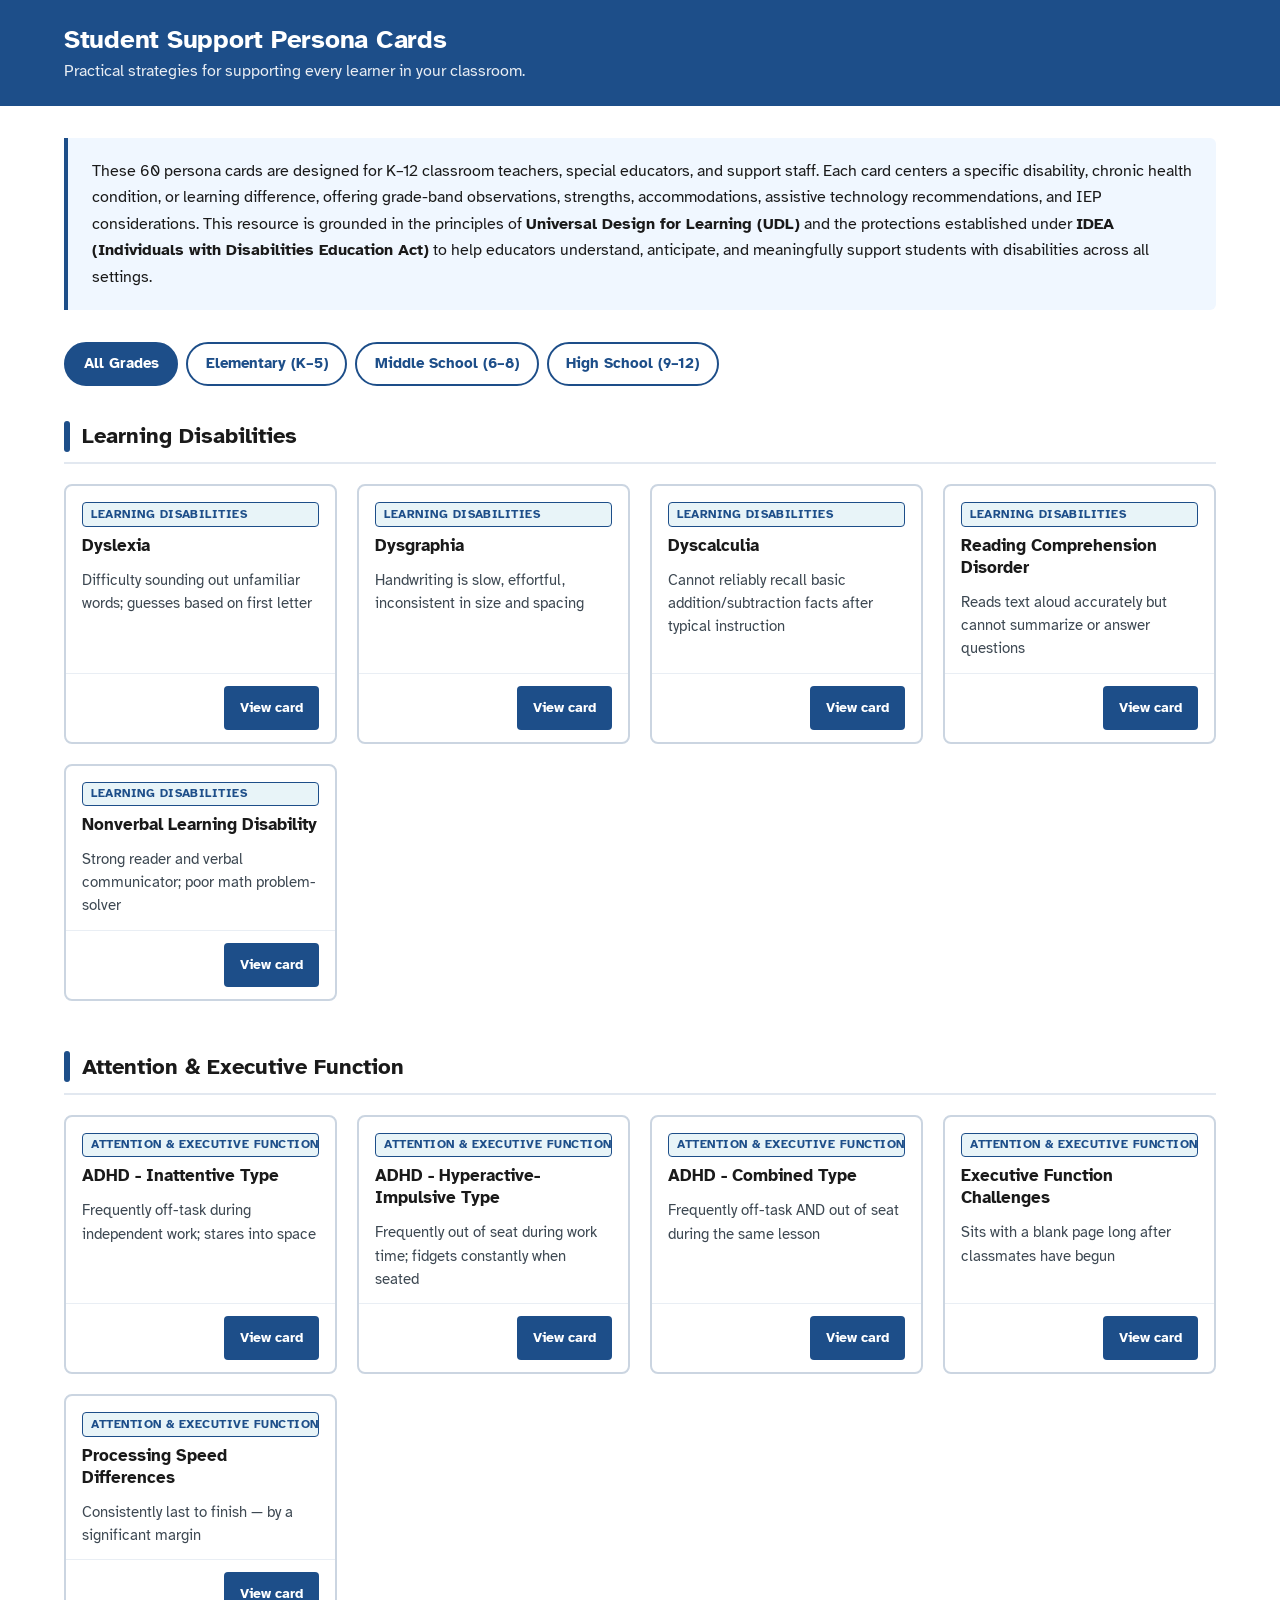
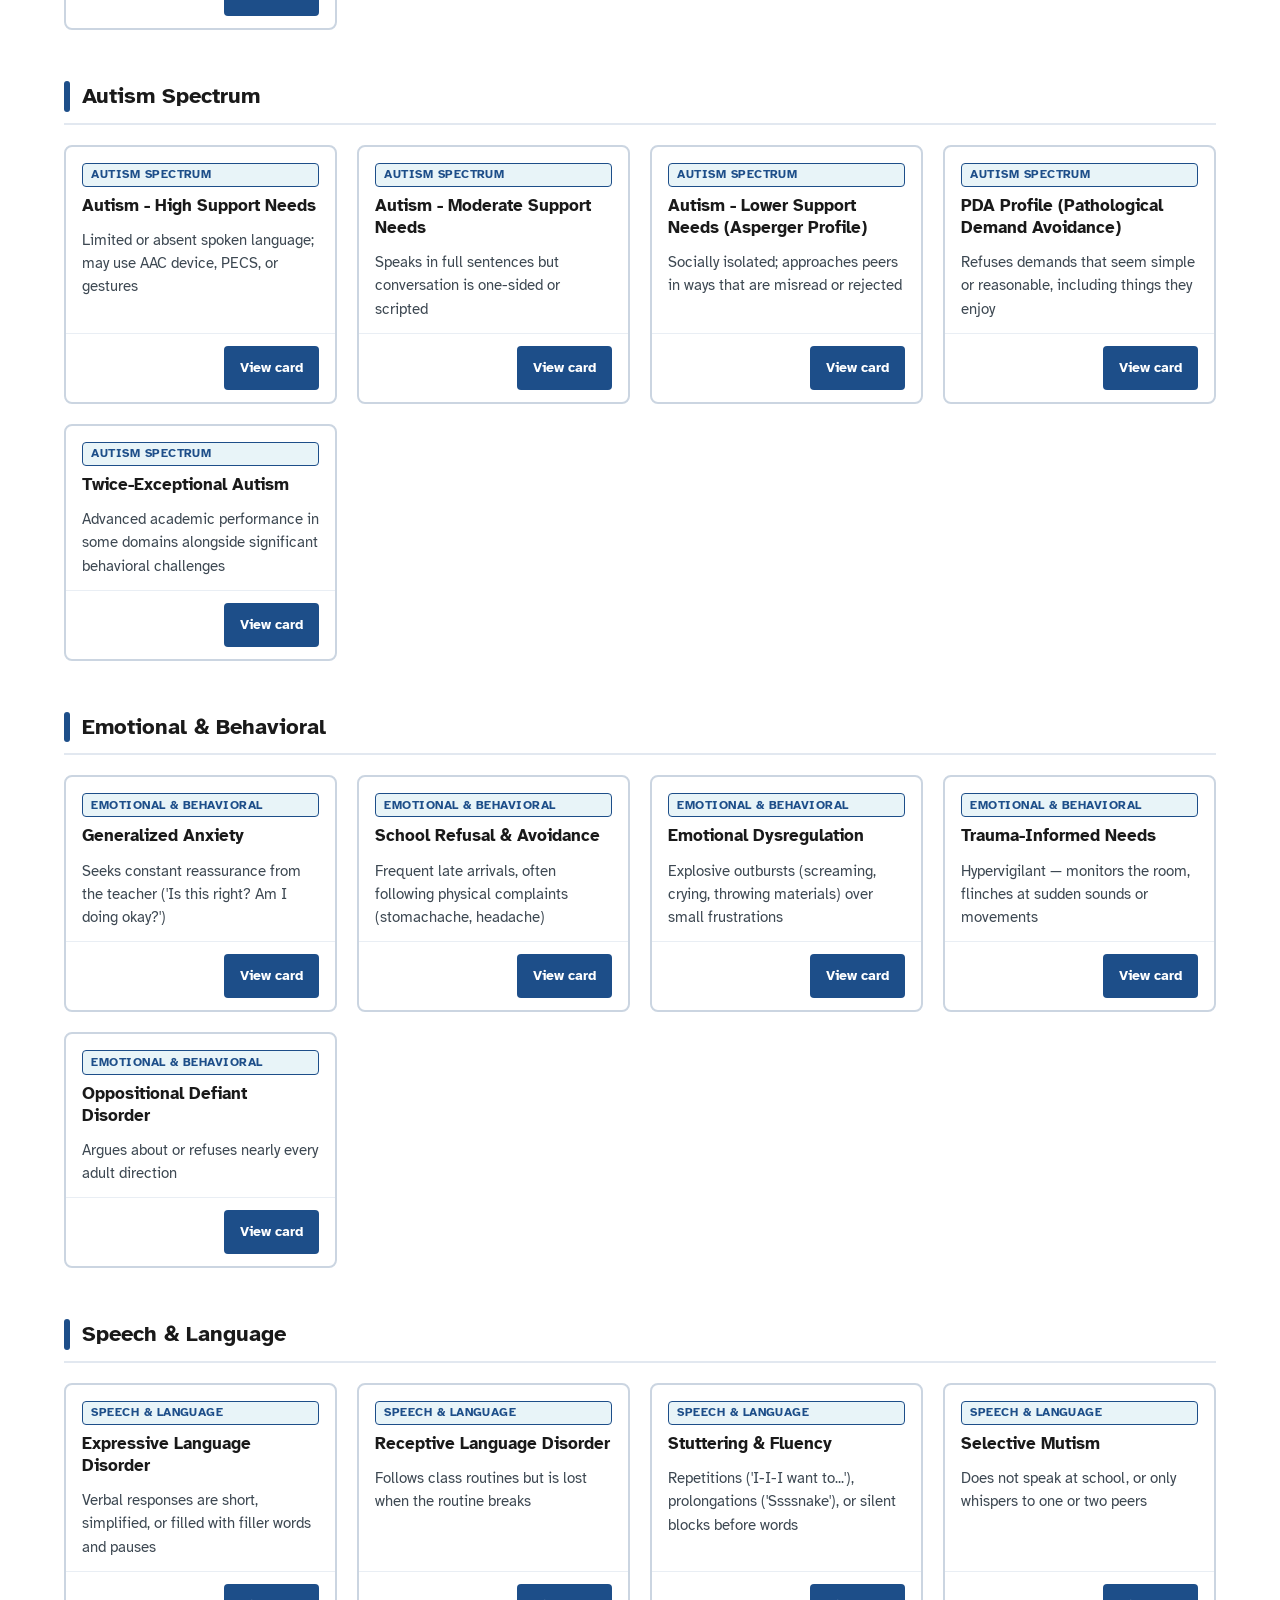
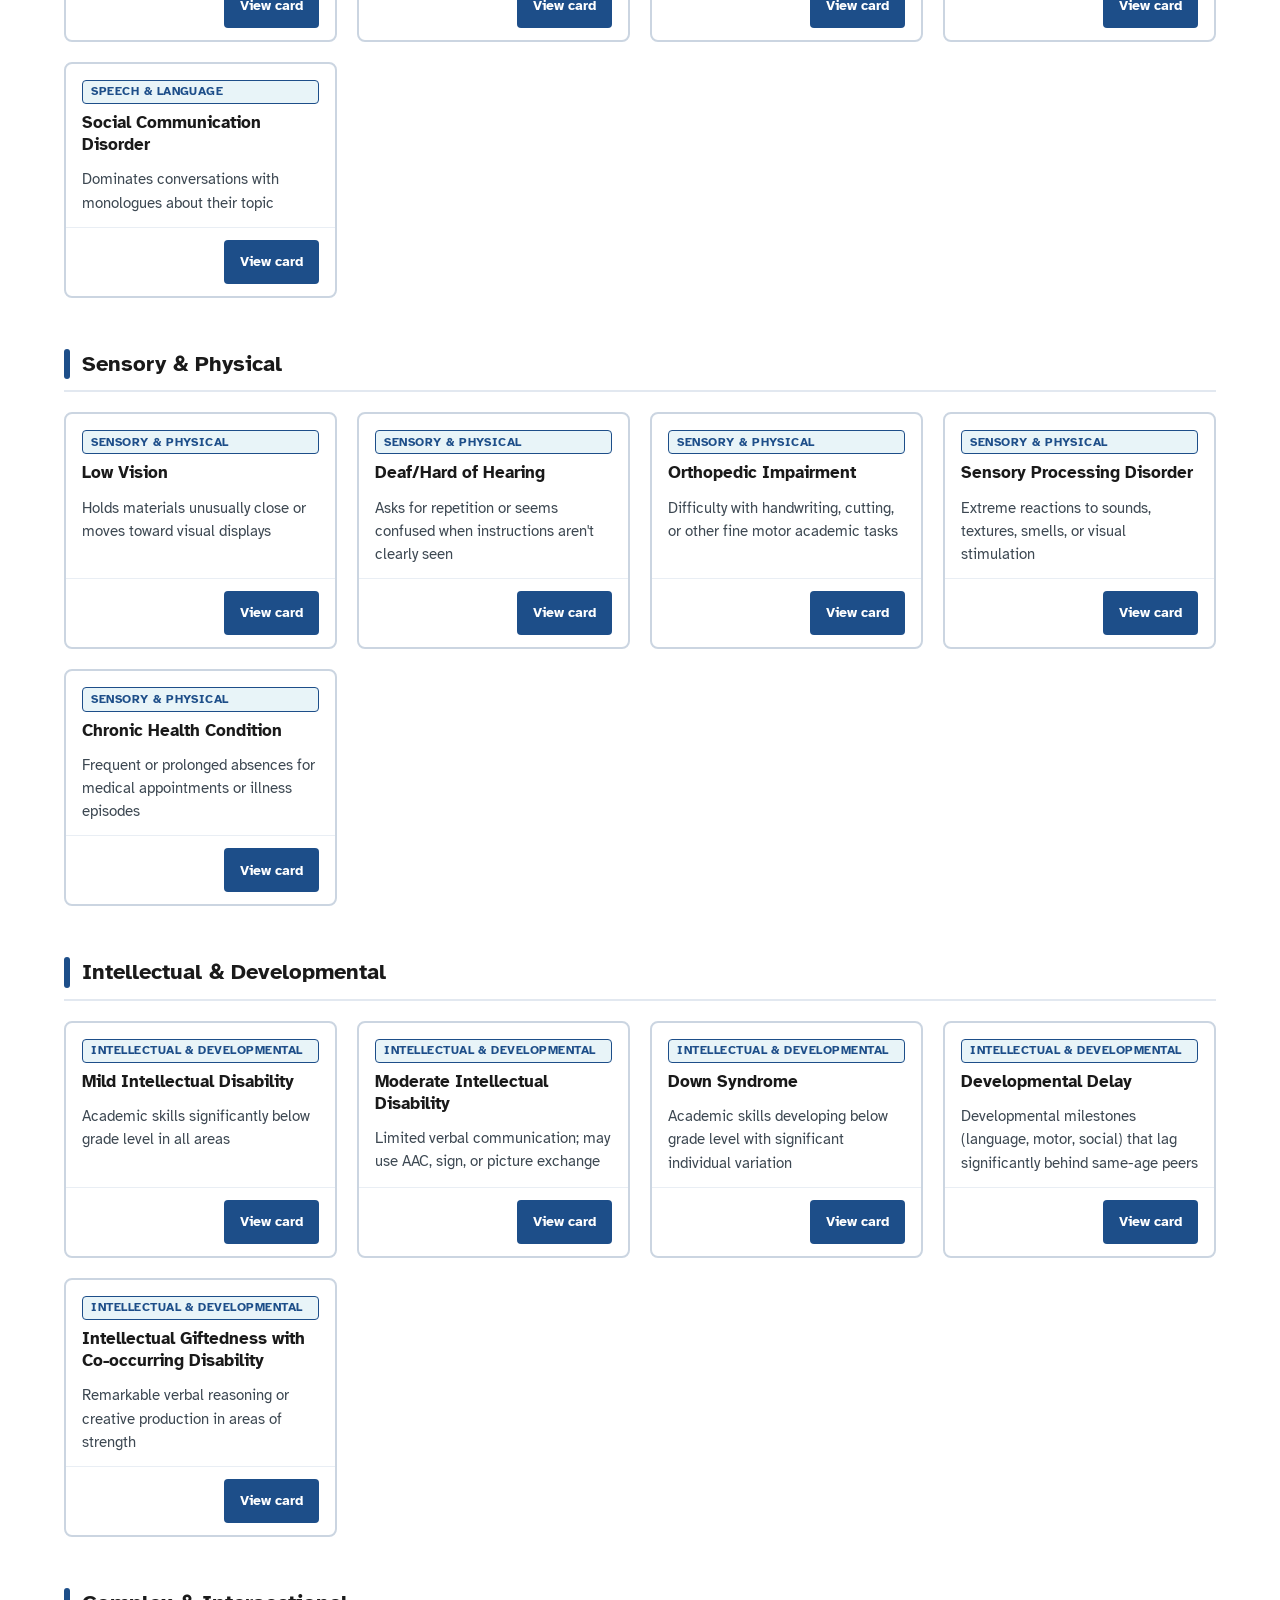
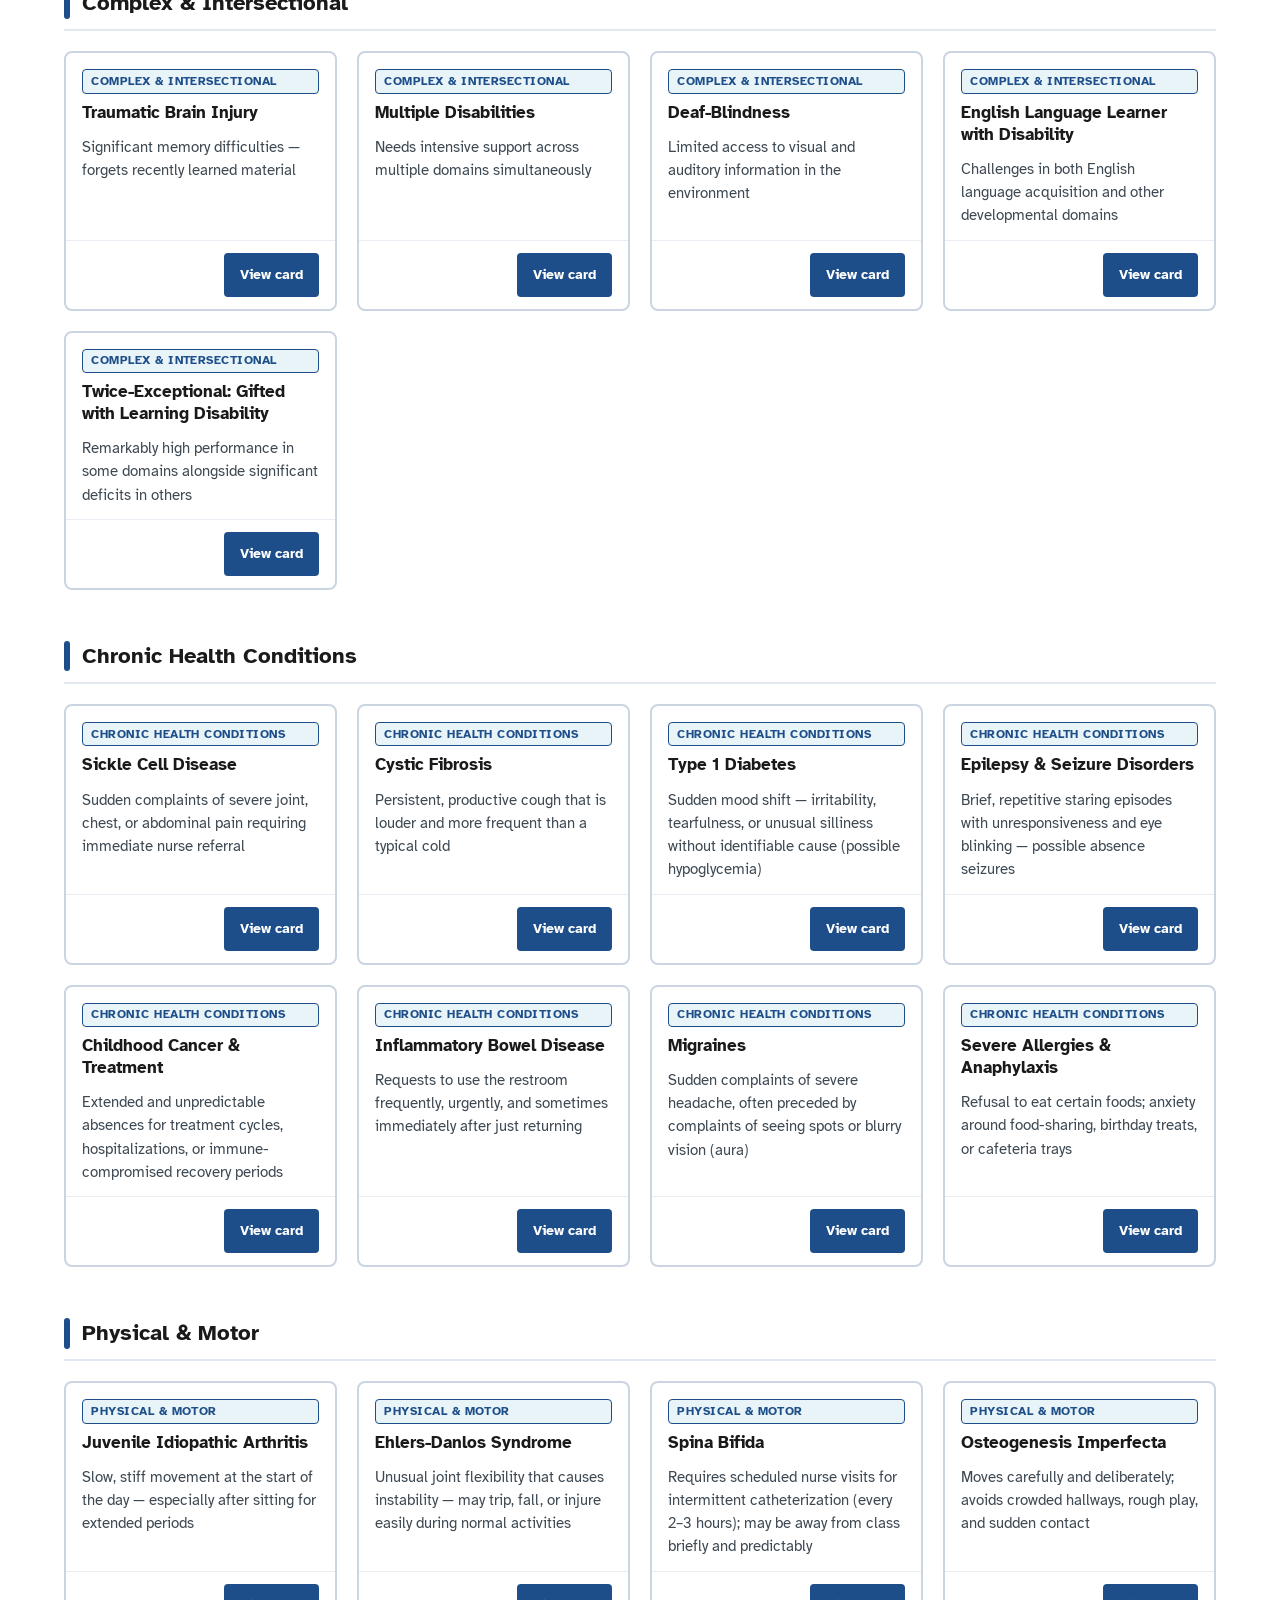
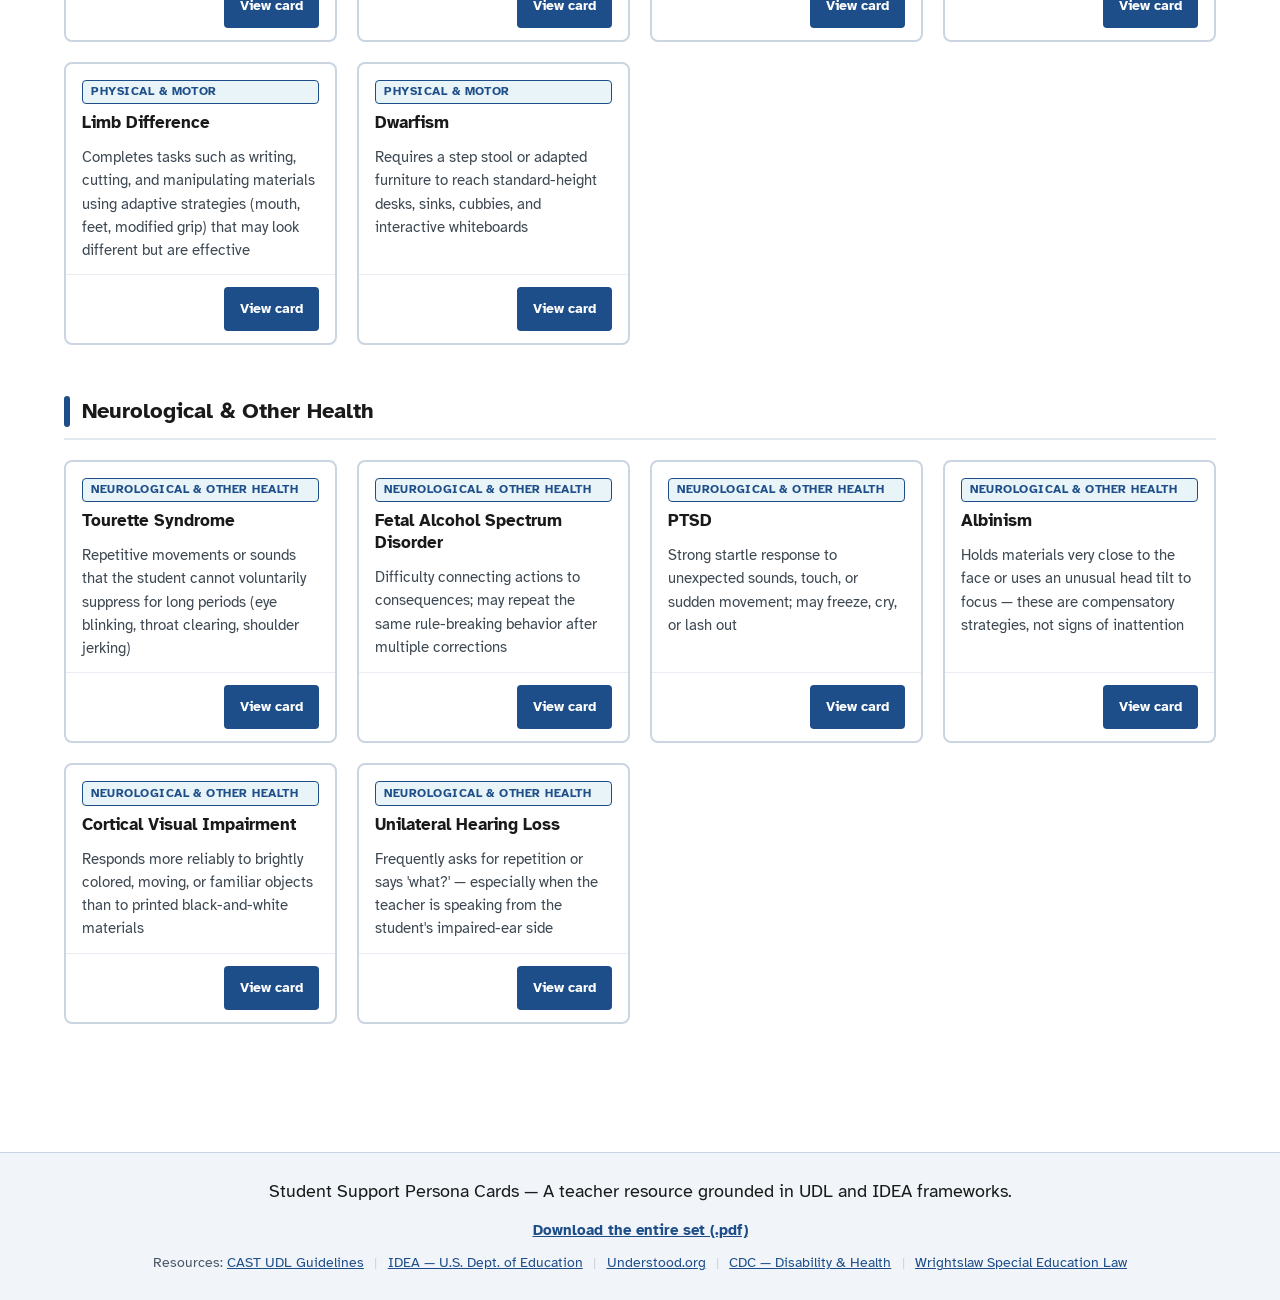
<file: index.html>
<!DOCTYPE html>
<html lang="en">
<head>
  <meta charset="UTF-8">
  <meta name="viewport" content="width=device-width, initial-scale=1.0">
  <title>Student Support Persona Cards</title>
  <meta name="description" content="60 K-12 teacher-facing persona cards covering disabilities, chronic health conditions, and learning differences. Grounded in UDL and IDEA frameworks to help educators support every student.">
  <link rel="preconnect" href="https://fonts.googleapis.com">
  <link rel="preconnect" href="https://fonts.gstatic.com" crossorigin>
  <link href="https://fonts.googleapis.com/css2?family=Atkinson+Hyperlegible:ital,wght@0,400;0,700;1,400;1,700&display=swap" rel="stylesheet">
  <link rel="stylesheet" href="css/style.css">
</head>
<body>

  <a class="skip-link" href="#main-content">Skip to main content</a>

  <header role="banner">
    <div class="header-inner">
      <h1 class="site-name">Student Support Persona Cards</h1>
      <p class="site-tagline">Practical strategies for supporting every learner in your classroom.</p>
    </div>
  </header>

  <main id="main-content">

    <section class="intro-section" aria-labelledby="intro-heading">
      <h2 id="intro-heading" class="visually-hidden">About This Resource</h2>
      <p>
        These 60 persona cards are designed for K&ndash;12 classroom teachers, special educators, and support staff. Each card centers a specific disability, chronic health condition, or learning difference, offering grade-band observations, strengths, accommodations, assistive technology recommendations, and IEP considerations. This resource is grounded in the principles of <strong>Universal Design for Learning (UDL)</strong> and the protections established under <strong>IDEA (Individuals with Disabilities Education Act)</strong> to help educators understand, anticipate, and meaningfully support students with disabilities across all settings.
      </p>
    </section>

    <section class="filter-section" aria-labelledby="filter-heading">
      <h2 id="filter-heading" class="visually-hidden">Filter by Grade Band</h2>
      <div class="filter-bar" role="group" aria-label="Filter cards by grade band">
        <button class="filter-btn" data-filter="all" aria-pressed="true">All Grades</button>
        <button class="filter-btn" data-filter="elementary" aria-pressed="false">Elementary (K&ndash;5)</button>
        <button class="filter-btn" data-filter="middle" aria-pressed="false">Middle School (6&ndash;8)</button>
        <button class="filter-btn" data-filter="high" aria-pressed="false">High School (9&ndash;12)</button>
      </div>
    </section>

    <section class="category-section" aria-labelledby="cat-learning-disabilities">
      <h2 id="cat-learning-disabilities" class="category-heading">Learning Disabilities</h2>
      <ul role="list" class="cards-grid">
        <li>
          <article class="card-preview" aria-labelledby="card-title-1" data-grades="elementary middle high">
            <header class="card-header">
              <span class="category-badge">Learning Disabilities</span>
              <h3 id="card-title-1" class="card-title">Dyslexia</h3>
            </header>
            <div class="card-body">
              <p class="observer-snippet">Difficulty sounding out unfamiliar words; guesses based on first letter</p>
            </div>
            <footer class="card-footer">
              <a href="dyslexia" class="view-card-link">View card<span class="visually-hidden"> for Dyslexia</span></a>
            </footer>
          </article>
        </li>
        <li>
          <article class="card-preview" aria-labelledby="card-title-2" data-grades="elementary middle high">
            <header class="card-header">
              <span class="category-badge">Learning Disabilities</span>
              <h3 id="card-title-2" class="card-title">Dysgraphia</h3>
            </header>
            <div class="card-body">
              <p class="observer-snippet">Handwriting is slow, effortful, inconsistent in size and spacing</p>
            </div>
            <footer class="card-footer">
              <a href="dysgraphia" class="view-card-link">View card<span class="visually-hidden"> for Dysgraphia</span></a>
            </footer>
          </article>
        </li>
        <li>
          <article class="card-preview" aria-labelledby="card-title-3" data-grades="elementary middle high">
            <header class="card-header">
              <span class="category-badge">Learning Disabilities</span>
              <h3 id="card-title-3" class="card-title">Dyscalculia</h3>
            </header>
            <div class="card-body">
              <p class="observer-snippet">Cannot reliably recall basic addition/subtraction facts after typical instruction</p>
            </div>
            <footer class="card-footer">
              <a href="dyscalculia" class="view-card-link">View card<span class="visually-hidden"> for Dyscalculia</span></a>
            </footer>
          </article>
        </li>
        <li>
          <article class="card-preview" aria-labelledby="card-title-4" data-grades="elementary middle high">
            <header class="card-header">
              <span class="category-badge">Learning Disabilities</span>
              <h3 id="card-title-4" class="card-title">Reading Comprehension Disorder</h3>
            </header>
            <div class="card-body">
              <p class="observer-snippet">Reads text aloud accurately but cannot summarize or answer questions</p>
            </div>
            <footer class="card-footer">
              <a href="reading-comprehension-disorder" class="view-card-link">View card<span class="visually-hidden"> for Reading Comprehension Disorder</span></a>
            </footer>
          </article>
        </li>
        <li>
          <article class="card-preview" aria-labelledby="card-title-5" data-grades="elementary middle high">
            <header class="card-header">
              <span class="category-badge">Learning Disabilities</span>
              <h3 id="card-title-5" class="card-title">Nonverbal Learning Disability</h3>
            </header>
            <div class="card-body">
              <p class="observer-snippet">Strong reader and verbal communicator; poor math problem-solver</p>
            </div>
            <footer class="card-footer">
              <a href="nonverbal-learning-disability" class="view-card-link">View card<span class="visually-hidden"> for Nonverbal Learning Disability</span></a>
            </footer>
          </article>
        </li>
      </ul>
    </section>

    <section class="category-section" aria-labelledby="cat-attention-executive-function">
      <h2 id="cat-attention-executive-function" class="category-heading">Attention &amp; Executive Function</h2>
      <ul role="list" class="cards-grid">
        <li>
          <article class="card-preview" aria-labelledby="card-title-6" data-grades="elementary middle high">
            <header class="card-header">
              <span class="category-badge">Attention &amp; Executive Function</span>
              <h3 id="card-title-6" class="card-title">ADHD - Inattentive Type</h3>
            </header>
            <div class="card-body">
              <p class="observer-snippet">Frequently off-task during independent work; stares into space</p>
            </div>
            <footer class="card-footer">
              <a href="adhd-inattentive-type" class="view-card-link">View card<span class="visually-hidden"> for ADHD - Inattentive Type</span></a>
            </footer>
          </article>
        </li>
        <li>
          <article class="card-preview" aria-labelledby="card-title-7" data-grades="elementary middle high">
            <header class="card-header">
              <span class="category-badge">Attention &amp; Executive Function</span>
              <h3 id="card-title-7" class="card-title">ADHD - Hyperactive-Impulsive Type</h3>
            </header>
            <div class="card-body">
              <p class="observer-snippet">Frequently out of seat during work time; fidgets constantly when seated</p>
            </div>
            <footer class="card-footer">
              <a href="adhd-hyperactive-impulsive-type" class="view-card-link">View card<span class="visually-hidden"> for ADHD - Hyperactive-Impulsive Type</span></a>
            </footer>
          </article>
        </li>
        <li>
          <article class="card-preview" aria-labelledby="card-title-8" data-grades="elementary middle high">
            <header class="card-header">
              <span class="category-badge">Attention &amp; Executive Function</span>
              <h3 id="card-title-8" class="card-title">ADHD - Combined Type</h3>
            </header>
            <div class="card-body">
              <p class="observer-snippet">Frequently off-task AND out of seat during the same lesson</p>
            </div>
            <footer class="card-footer">
              <a href="adhd-combined-type" class="view-card-link">View card<span class="visually-hidden"> for ADHD - Combined Type</span></a>
            </footer>
          </article>
        </li>
        <li>
          <article class="card-preview" aria-labelledby="card-title-9" data-grades="elementary middle high">
            <header class="card-header">
              <span class="category-badge">Attention &amp; Executive Function</span>
              <h3 id="card-title-9" class="card-title">Executive Function Challenges</h3>
            </header>
            <div class="card-body">
              <p class="observer-snippet">Sits with a blank page long after classmates have begun</p>
            </div>
            <footer class="card-footer">
              <a href="executive-function-challenges" class="view-card-link">View card<span class="visually-hidden"> for Executive Function Challenges</span></a>
            </footer>
          </article>
        </li>
        <li>
          <article class="card-preview" aria-labelledby="card-title-10" data-grades="elementary middle high">
            <header class="card-header">
              <span class="category-badge">Attention &amp; Executive Function</span>
              <h3 id="card-title-10" class="card-title">Processing Speed Differences</h3>
            </header>
            <div class="card-body">
              <p class="observer-snippet">Consistently last to finish — by a significant margin</p>
            </div>
            <footer class="card-footer">
              <a href="processing-speed-differences" class="view-card-link">View card<span class="visually-hidden"> for Processing Speed Differences</span></a>
            </footer>
          </article>
        </li>
      </ul>
    </section>

    <section class="category-section" aria-labelledby="cat-autism-spectrum">
      <h2 id="cat-autism-spectrum" class="category-heading">Autism Spectrum</h2>
      <ul role="list" class="cards-grid">
        <li>
          <article class="card-preview" aria-labelledby="card-title-11" data-grades="elementary middle high">
            <header class="card-header">
              <span class="category-badge">Autism Spectrum</span>
              <h3 id="card-title-11" class="card-title">Autism - High Support Needs</h3>
            </header>
            <div class="card-body">
              <p class="observer-snippet">Limited or absent spoken language; may use AAC device, PECS, or gestures</p>
            </div>
            <footer class="card-footer">
              <a href="autism-high-support-needs" class="view-card-link">View card<span class="visually-hidden"> for Autism - High Support Needs</span></a>
            </footer>
          </article>
        </li>
        <li>
          <article class="card-preview" aria-labelledby="card-title-12" data-grades="elementary middle high">
            <header class="card-header">
              <span class="category-badge">Autism Spectrum</span>
              <h3 id="card-title-12" class="card-title">Autism - Moderate Support Needs</h3>
            </header>
            <div class="card-body">
              <p class="observer-snippet">Speaks in full sentences but conversation is one-sided or scripted</p>
            </div>
            <footer class="card-footer">
              <a href="autism-moderate-support-needs" class="view-card-link">View card<span class="visually-hidden"> for Autism - Moderate Support Needs</span></a>
            </footer>
          </article>
        </li>
        <li>
          <article class="card-preview" aria-labelledby="card-title-13" data-grades="elementary middle high">
            <header class="card-header">
              <span class="category-badge">Autism Spectrum</span>
              <h3 id="card-title-13" class="card-title">Autism - Lower Support Needs (Asperger Profile)</h3>
            </header>
            <div class="card-body">
              <p class="observer-snippet">Socially isolated; approaches peers in ways that are misread or rejected</p>
            </div>
            <footer class="card-footer">
              <a href="autism-lower-support-needs-asperger-profile" class="view-card-link">View card<span class="visually-hidden"> for Autism - Lower Support Needs (Asperger Profile)</span></a>
            </footer>
          </article>
        </li>
        <li>
          <article class="card-preview" aria-labelledby="card-title-14" data-grades="elementary middle high">
            <header class="card-header">
              <span class="category-badge">Autism Spectrum</span>
              <h3 id="card-title-14" class="card-title">PDA Profile (Pathological Demand Avoidance)</h3>
            </header>
            <div class="card-body">
              <p class="observer-snippet">Refuses demands that seem simple or reasonable, including things they enjoy</p>
            </div>
            <footer class="card-footer">
              <a href="pda-profile-pathological-demand-avoidance" class="view-card-link">View card<span class="visually-hidden"> for PDA Profile (Pathological Demand Avoidance)</span></a>
            </footer>
          </article>
        </li>
        <li>
          <article class="card-preview" aria-labelledby="card-title-15" data-grades="elementary middle high">
            <header class="card-header">
              <span class="category-badge">Autism Spectrum</span>
              <h3 id="card-title-15" class="card-title">Twice-Exceptional Autism</h3>
            </header>
            <div class="card-body">
              <p class="observer-snippet">Advanced academic performance in some domains alongside significant behavioral challenges</p>
            </div>
            <footer class="card-footer">
              <a href="twice-exceptional-autism" class="view-card-link">View card<span class="visually-hidden"> for Twice-Exceptional Autism</span></a>
            </footer>
          </article>
        </li>
      </ul>
    </section>

    <section class="category-section" aria-labelledby="cat-emotional-behavioral">
      <h2 id="cat-emotional-behavioral" class="category-heading">Emotional &amp; Behavioral</h2>
      <ul role="list" class="cards-grid">
        <li>
          <article class="card-preview" aria-labelledby="card-title-16" data-grades="elementary middle high">
            <header class="card-header">
              <span class="category-badge">Emotional &amp; Behavioral</span>
              <h3 id="card-title-16" class="card-title">Generalized Anxiety</h3>
            </header>
            <div class="card-body">
              <p class="observer-snippet">Seeks constant reassurance from the teacher (&#x27;Is this right? Am I doing okay?&#x27;)</p>
            </div>
            <footer class="card-footer">
              <a href="generalized-anxiety" class="view-card-link">View card<span class="visually-hidden"> for Generalized Anxiety</span></a>
            </footer>
          </article>
        </li>
        <li>
          <article class="card-preview" aria-labelledby="card-title-17" data-grades="elementary middle high">
            <header class="card-header">
              <span class="category-badge">Emotional &amp; Behavioral</span>
              <h3 id="card-title-17" class="card-title">School Refusal &amp; Avoidance</h3>
            </header>
            <div class="card-body">
              <p class="observer-snippet">Frequent late arrivals, often following physical complaints (stomachache, headache)</p>
            </div>
            <footer class="card-footer">
              <a href="school-refusal-and-avoidance" class="view-card-link">View card<span class="visually-hidden"> for School Refusal &amp; Avoidance</span></a>
            </footer>
          </article>
        </li>
        <li>
          <article class="card-preview" aria-labelledby="card-title-18" data-grades="elementary middle high">
            <header class="card-header">
              <span class="category-badge">Emotional &amp; Behavioral</span>
              <h3 id="card-title-18" class="card-title">Emotional Dysregulation</h3>
            </header>
            <div class="card-body">
              <p class="observer-snippet">Explosive outbursts (screaming, crying, throwing materials) over small frustrations</p>
            </div>
            <footer class="card-footer">
              <a href="emotional-dysregulation" class="view-card-link">View card<span class="visually-hidden"> for Emotional Dysregulation</span></a>
            </footer>
          </article>
        </li>
        <li>
          <article class="card-preview" aria-labelledby="card-title-19" data-grades="elementary middle high">
            <header class="card-header">
              <span class="category-badge">Emotional &amp; Behavioral</span>
              <h3 id="card-title-19" class="card-title">Trauma-Informed Needs</h3>
            </header>
            <div class="card-body">
              <p class="observer-snippet">Hypervigilant — monitors the room, flinches at sudden sounds or movements</p>
            </div>
            <footer class="card-footer">
              <a href="trauma-informed-needs" class="view-card-link">View card<span class="visually-hidden"> for Trauma-Informed Needs</span></a>
            </footer>
          </article>
        </li>
        <li>
          <article class="card-preview" aria-labelledby="card-title-20" data-grades="elementary middle high">
            <header class="card-header">
              <span class="category-badge">Emotional &amp; Behavioral</span>
              <h3 id="card-title-20" class="card-title">Oppositional Defiant Disorder</h3>
            </header>
            <div class="card-body">
              <p class="observer-snippet">Argues about or refuses nearly every adult direction</p>
            </div>
            <footer class="card-footer">
              <a href="oppositional-defiant-disorder" class="view-card-link">View card<span class="visually-hidden"> for Oppositional Defiant Disorder</span></a>
            </footer>
          </article>
        </li>
      </ul>
    </section>

    <section class="category-section" aria-labelledby="cat-speech-language">
      <h2 id="cat-speech-language" class="category-heading">Speech &amp; Language</h2>
      <ul role="list" class="cards-grid">
        <li>
          <article class="card-preview" aria-labelledby="card-title-21" data-grades="elementary middle high">
            <header class="card-header">
              <span class="category-badge">Speech &amp; Language</span>
              <h3 id="card-title-21" class="card-title">Expressive Language Disorder</h3>
            </header>
            <div class="card-body">
              <p class="observer-snippet">Verbal responses are short, simplified, or filled with filler words and pauses</p>
            </div>
            <footer class="card-footer">
              <a href="expressive-language-disorder" class="view-card-link">View card<span class="visually-hidden"> for Expressive Language Disorder</span></a>
            </footer>
          </article>
        </li>
        <li>
          <article class="card-preview" aria-labelledby="card-title-22" data-grades="elementary middle high">
            <header class="card-header">
              <span class="category-badge">Speech &amp; Language</span>
              <h3 id="card-title-22" class="card-title">Receptive Language Disorder</h3>
            </header>
            <div class="card-body">
              <p class="observer-snippet">Follows class routines but is lost when the routine breaks</p>
            </div>
            <footer class="card-footer">
              <a href="receptive-language-disorder" class="view-card-link">View card<span class="visually-hidden"> for Receptive Language Disorder</span></a>
            </footer>
          </article>
        </li>
        <li>
          <article class="card-preview" aria-labelledby="card-title-23" data-grades="elementary middle high">
            <header class="card-header">
              <span class="category-badge">Speech &amp; Language</span>
              <h3 id="card-title-23" class="card-title">Stuttering &amp; Fluency</h3>
            </header>
            <div class="card-body">
              <p class="observer-snippet">Repetitions (&#x27;I-I-I want to...&#x27;), prolongations (&#x27;Ssssnake&#x27;), or silent blocks before words</p>
            </div>
            <footer class="card-footer">
              <a href="stuttering-and-fluency" class="view-card-link">View card<span class="visually-hidden"> for Stuttering &amp; Fluency</span></a>
            </footer>
          </article>
        </li>
        <li>
          <article class="card-preview" aria-labelledby="card-title-24" data-grades="elementary middle high">
            <header class="card-header">
              <span class="category-badge">Speech &amp; Language</span>
              <h3 id="card-title-24" class="card-title">Selective Mutism</h3>
            </header>
            <div class="card-body">
              <p class="observer-snippet">Does not speak at school, or only whispers to one or two peers</p>
            </div>
            <footer class="card-footer">
              <a href="selective-mutism" class="view-card-link">View card<span class="visually-hidden"> for Selective Mutism</span></a>
            </footer>
          </article>
        </li>
        <li>
          <article class="card-preview" aria-labelledby="card-title-25" data-grades="elementary middle high">
            <header class="card-header">
              <span class="category-badge">Speech &amp; Language</span>
              <h3 id="card-title-25" class="card-title">Social Communication Disorder</h3>
            </header>
            <div class="card-body">
              <p class="observer-snippet">Dominates conversations with monologues about their topic</p>
            </div>
            <footer class="card-footer">
              <a href="social-communication-disorder" class="view-card-link">View card<span class="visually-hidden"> for Social Communication Disorder</span></a>
            </footer>
          </article>
        </li>
      </ul>
    </section>

    <section class="category-section" aria-labelledby="cat-sensory-physical">
      <h2 id="cat-sensory-physical" class="category-heading">Sensory &amp; Physical</h2>
      <ul role="list" class="cards-grid">
        <li>
          <article class="card-preview" aria-labelledby="card-title-26" data-grades="elementary middle high">
            <header class="card-header">
              <span class="category-badge">Sensory &amp; Physical</span>
              <h3 id="card-title-26" class="card-title">Low Vision</h3>
            </header>
            <div class="card-body">
              <p class="observer-snippet">Holds materials unusually close or moves toward visual displays</p>
            </div>
            <footer class="card-footer">
              <a href="low-vision" class="view-card-link">View card<span class="visually-hidden"> for Low Vision</span></a>
            </footer>
          </article>
        </li>
        <li>
          <article class="card-preview" aria-labelledby="card-title-27" data-grades="elementary middle high">
            <header class="card-header">
              <span class="category-badge">Sensory &amp; Physical</span>
              <h3 id="card-title-27" class="card-title">Deaf/Hard of Hearing</h3>
            </header>
            <div class="card-body">
              <p class="observer-snippet">Asks for repetition or seems confused when instructions aren&#x27;t clearly seen</p>
            </div>
            <footer class="card-footer">
              <a href="deaf-hard-of-hearing" class="view-card-link">View card<span class="visually-hidden"> for Deaf/Hard of Hearing</span></a>
            </footer>
          </article>
        </li>
        <li>
          <article class="card-preview" aria-labelledby="card-title-28" data-grades="elementary middle high">
            <header class="card-header">
              <span class="category-badge">Sensory &amp; Physical</span>
              <h3 id="card-title-28" class="card-title">Orthopedic Impairment</h3>
            </header>
            <div class="card-body">
              <p class="observer-snippet">Difficulty with handwriting, cutting, or other fine motor academic tasks</p>
            </div>
            <footer class="card-footer">
              <a href="orthopedic-impairment" class="view-card-link">View card<span class="visually-hidden"> for Orthopedic Impairment</span></a>
            </footer>
          </article>
        </li>
        <li>
          <article class="card-preview" aria-labelledby="card-title-29" data-grades="elementary middle high">
            <header class="card-header">
              <span class="category-badge">Sensory &amp; Physical</span>
              <h3 id="card-title-29" class="card-title">Sensory Processing Disorder</h3>
            </header>
            <div class="card-body">
              <p class="observer-snippet">Extreme reactions to sounds, textures, smells, or visual stimulation</p>
            </div>
            <footer class="card-footer">
              <a href="sensory-processing-disorder" class="view-card-link">View card<span class="visually-hidden"> for Sensory Processing Disorder</span></a>
            </footer>
          </article>
        </li>
        <li>
          <article class="card-preview" aria-labelledby="card-title-30" data-grades="elementary middle high">
            <header class="card-header">
              <span class="category-badge">Sensory &amp; Physical</span>
              <h3 id="card-title-30" class="card-title">Chronic Health Condition</h3>
            </header>
            <div class="card-body">
              <p class="observer-snippet">Frequent or prolonged absences for medical appointments or illness episodes</p>
            </div>
            <footer class="card-footer">
              <a href="chronic-health-condition" class="view-card-link">View card<span class="visually-hidden"> for Chronic Health Condition</span></a>
            </footer>
          </article>
        </li>
      </ul>
    </section>

    <section class="category-section" aria-labelledby="cat-intellectual-developmental">
      <h2 id="cat-intellectual-developmental" class="category-heading">Intellectual &amp; Developmental</h2>
      <ul role="list" class="cards-grid">
        <li>
          <article class="card-preview" aria-labelledby="card-title-31" data-grades="elementary middle high">
            <header class="card-header">
              <span class="category-badge">Intellectual &amp; Developmental</span>
              <h3 id="card-title-31" class="card-title">Mild Intellectual Disability</h3>
            </header>
            <div class="card-body">
              <p class="observer-snippet">Academic skills significantly below grade level in all areas</p>
            </div>
            <footer class="card-footer">
              <a href="mild-intellectual-disability" class="view-card-link">View card<span class="visually-hidden"> for Mild Intellectual Disability</span></a>
            </footer>
          </article>
        </li>
        <li>
          <article class="card-preview" aria-labelledby="card-title-32" data-grades="elementary middle high">
            <header class="card-header">
              <span class="category-badge">Intellectual &amp; Developmental</span>
              <h3 id="card-title-32" class="card-title">Moderate Intellectual Disability</h3>
            </header>
            <div class="card-body">
              <p class="observer-snippet">Limited verbal communication; may use AAC, sign, or picture exchange</p>
            </div>
            <footer class="card-footer">
              <a href="moderate-intellectual-disability" class="view-card-link">View card<span class="visually-hidden"> for Moderate Intellectual Disability</span></a>
            </footer>
          </article>
        </li>
        <li>
          <article class="card-preview" aria-labelledby="card-title-33" data-grades="elementary middle high">
            <header class="card-header">
              <span class="category-badge">Intellectual &amp; Developmental</span>
              <h3 id="card-title-33" class="card-title">Down Syndrome</h3>
            </header>
            <div class="card-body">
              <p class="observer-snippet">Academic skills developing below grade level with significant individual variation</p>
            </div>
            <footer class="card-footer">
              <a href="down-syndrome" class="view-card-link">View card<span class="visually-hidden"> for Down Syndrome</span></a>
            </footer>
          </article>
        </li>
        <li>
          <article class="card-preview" aria-labelledby="card-title-34" data-grades="elementary middle high">
            <header class="card-header">
              <span class="category-badge">Intellectual &amp; Developmental</span>
              <h3 id="card-title-34" class="card-title">Developmental Delay</h3>
            </header>
            <div class="card-body">
              <p class="observer-snippet">Developmental milestones (language, motor, social) that lag significantly behind same-age peers</p>
            </div>
            <footer class="card-footer">
              <a href="developmental-delay" class="view-card-link">View card<span class="visually-hidden"> for Developmental Delay</span></a>
            </footer>
          </article>
        </li>
        <li>
          <article class="card-preview" aria-labelledby="card-title-35" data-grades="elementary middle high">
            <header class="card-header">
              <span class="category-badge">Intellectual &amp; Developmental</span>
              <h3 id="card-title-35" class="card-title">Intellectual Giftedness with Co-occurring Disability</h3>
            </header>
            <div class="card-body">
              <p class="observer-snippet">Remarkable verbal reasoning or creative production in areas of strength</p>
            </div>
            <footer class="card-footer">
              <a href="intellectual-giftedness-with-co-occurring-disability" class="view-card-link">View card<span class="visually-hidden"> for Intellectual Giftedness with Co-occurring Disability</span></a>
            </footer>
          </article>
        </li>
      </ul>
    </section>

    <section class="category-section" aria-labelledby="cat-complex-intersectional">
      <h2 id="cat-complex-intersectional" class="category-heading">Complex &amp; Intersectional</h2>
      <ul role="list" class="cards-grid">
        <li>
          <article class="card-preview" aria-labelledby="card-title-36" data-grades="elementary middle high">
            <header class="card-header">
              <span class="category-badge">Complex &amp; Intersectional</span>
              <h3 id="card-title-36" class="card-title">Traumatic Brain Injury</h3>
            </header>
            <div class="card-body">
              <p class="observer-snippet">Significant memory difficulties — forgets recently learned material</p>
            </div>
            <footer class="card-footer">
              <a href="traumatic-brain-injury" class="view-card-link">View card<span class="visually-hidden"> for Traumatic Brain Injury</span></a>
            </footer>
          </article>
        </li>
        <li>
          <article class="card-preview" aria-labelledby="card-title-37" data-grades="elementary middle high">
            <header class="card-header">
              <span class="category-badge">Complex &amp; Intersectional</span>
              <h3 id="card-title-37" class="card-title">Multiple Disabilities</h3>
            </header>
            <div class="card-body">
              <p class="observer-snippet">Needs intensive support across multiple domains simultaneously</p>
            </div>
            <footer class="card-footer">
              <a href="multiple-disabilities" class="view-card-link">View card<span class="visually-hidden"> for Multiple Disabilities</span></a>
            </footer>
          </article>
        </li>
        <li>
          <article class="card-preview" aria-labelledby="card-title-38" data-grades="elementary middle high">
            <header class="card-header">
              <span class="category-badge">Complex &amp; Intersectional</span>
              <h3 id="card-title-38" class="card-title">Deaf-Blindness</h3>
            </header>
            <div class="card-body">
              <p class="observer-snippet">Limited access to visual and auditory information in the environment</p>
            </div>
            <footer class="card-footer">
              <a href="deaf-blindness" class="view-card-link">View card<span class="visually-hidden"> for Deaf-Blindness</span></a>
            </footer>
          </article>
        </li>
        <li>
          <article class="card-preview" aria-labelledby="card-title-39" data-grades="elementary middle high">
            <header class="card-header">
              <span class="category-badge">Complex &amp; Intersectional</span>
              <h3 id="card-title-39" class="card-title">English Language Learner with Disability</h3>
            </header>
            <div class="card-body">
              <p class="observer-snippet">Challenges in both English language acquisition and other developmental domains</p>
            </div>
            <footer class="card-footer">
              <a href="english-language-learner-with-disability" class="view-card-link">View card<span class="visually-hidden"> for English Language Learner with Disability</span></a>
            </footer>
          </article>
        </li>
        <li>
          <article class="card-preview" aria-labelledby="card-title-40" data-grades="elementary middle high">
            <header class="card-header">
              <span class="category-badge">Complex &amp; Intersectional</span>
              <h3 id="card-title-40" class="card-title">Twice-Exceptional: Gifted with Learning Disability</h3>
            </header>
            <div class="card-body">
              <p class="observer-snippet">Remarkably high performance in some domains alongside significant deficits in others</p>
            </div>
            <footer class="card-footer">
              <a href="twice-exceptional-gifted-with-learning-disability" class="view-card-link">View card<span class="visually-hidden"> for Twice-Exceptional: Gifted with Learning Disability</span></a>
            </footer>
          </article>
        </li>
      </ul>
    </section>

    <section class="category-section" aria-labelledby="cat-chronic-health-conditions">
      <h2 id="cat-chronic-health-conditions" class="category-heading">Chronic Health Conditions</h2>
      <ul role="list" class="cards-grid">
        <li>
          <article class="card-preview" aria-labelledby="card-title-41" data-grades="elementary middle high">
            <header class="card-header">
              <span class="category-badge">Chronic Health Conditions</span>
              <h3 id="card-title-41" class="card-title">Sickle Cell Disease</h3>
            </header>
            <div class="card-body">
              <p class="observer-snippet">Sudden complaints of severe joint, chest, or abdominal pain requiring immediate nurse referral</p>
            </div>
            <footer class="card-footer">
              <a href="sickle-cell-disease" class="view-card-link">View card<span class="visually-hidden"> for Sickle Cell Disease</span></a>
            </footer>
          </article>
        </li>
        <li>
          <article class="card-preview" aria-labelledby="card-title-42" data-grades="elementary middle high">
            <header class="card-header">
              <span class="category-badge">Chronic Health Conditions</span>
              <h3 id="card-title-42" class="card-title">Cystic Fibrosis</h3>
            </header>
            <div class="card-body">
              <p class="observer-snippet">Persistent, productive cough that is louder and more frequent than a typical cold</p>
            </div>
            <footer class="card-footer">
              <a href="cystic-fibrosis" class="view-card-link">View card<span class="visually-hidden"> for Cystic Fibrosis</span></a>
            </footer>
          </article>
        </li>
        <li>
          <article class="card-preview" aria-labelledby="card-title-43" data-grades="elementary middle high">
            <header class="card-header">
              <span class="category-badge">Chronic Health Conditions</span>
              <h3 id="card-title-43" class="card-title">Type 1 Diabetes</h3>
            </header>
            <div class="card-body">
              <p class="observer-snippet">Sudden mood shift — irritability, tearfulness, or unusual silliness without identifiable cause (possible hypoglycemia)</p>
            </div>
            <footer class="card-footer">
              <a href="type-1-diabetes" class="view-card-link">View card<span class="visually-hidden"> for Type 1 Diabetes</span></a>
            </footer>
          </article>
        </li>
        <li>
          <article class="card-preview" aria-labelledby="card-title-44" data-grades="elementary middle high">
            <header class="card-header">
              <span class="category-badge">Chronic Health Conditions</span>
              <h3 id="card-title-44" class="card-title">Epilepsy &amp; Seizure Disorders</h3>
            </header>
            <div class="card-body">
              <p class="observer-snippet">Brief, repetitive staring episodes with unresponsiveness and eye blinking — possible absence seizures</p>
            </div>
            <footer class="card-footer">
              <a href="epilepsy-and-seizure-disorders" class="view-card-link">View card<span class="visually-hidden"> for Epilepsy &amp; Seizure Disorders</span></a>
            </footer>
          </article>
        </li>
        <li>
          <article class="card-preview" aria-labelledby="card-title-45" data-grades="elementary middle high">
            <header class="card-header">
              <span class="category-badge">Chronic Health Conditions</span>
              <h3 id="card-title-45" class="card-title">Childhood Cancer &amp; Treatment</h3>
            </header>
            <div class="card-body">
              <p class="observer-snippet">Extended and unpredictable absences for treatment cycles, hospitalizations, or immune-compromised recovery periods</p>
            </div>
            <footer class="card-footer">
              <a href="childhood-cancer-and-treatment" class="view-card-link">View card<span class="visually-hidden"> for Childhood Cancer &amp; Treatment</span></a>
            </footer>
          </article>
        </li>
        <li>
          <article class="card-preview" aria-labelledby="card-title-46" data-grades="elementary middle high">
            <header class="card-header">
              <span class="category-badge">Chronic Health Conditions</span>
              <h3 id="card-title-46" class="card-title">Inflammatory Bowel Disease</h3>
            </header>
            <div class="card-body">
              <p class="observer-snippet">Requests to use the restroom frequently, urgently, and sometimes immediately after just returning</p>
            </div>
            <footer class="card-footer">
              <a href="inflammatory-bowel-disease" class="view-card-link">View card<span class="visually-hidden"> for Inflammatory Bowel Disease</span></a>
            </footer>
          </article>
        </li>
        <li>
          <article class="card-preview" aria-labelledby="card-title-47" data-grades="elementary middle high">
            <header class="card-header">
              <span class="category-badge">Chronic Health Conditions</span>
              <h3 id="card-title-47" class="card-title">Migraines</h3>
            </header>
            <div class="card-body">
              <p class="observer-snippet">Sudden complaints of severe headache, often preceded by complaints of seeing spots or blurry vision (aura)</p>
            </div>
            <footer class="card-footer">
              <a href="migraines" class="view-card-link">View card<span class="visually-hidden"> for Migraines</span></a>
            </footer>
          </article>
        </li>
        <li>
          <article class="card-preview" aria-labelledby="card-title-48" data-grades="elementary middle high">
            <header class="card-header">
              <span class="category-badge">Chronic Health Conditions</span>
              <h3 id="card-title-48" class="card-title">Severe Allergies &amp; Anaphylaxis</h3>
            </header>
            <div class="card-body">
              <p class="observer-snippet">Refusal to eat certain foods; anxiety around food-sharing, birthday treats, or cafeteria trays</p>
            </div>
            <footer class="card-footer">
              <a href="severe-allergies-and-anaphylaxis" class="view-card-link">View card<span class="visually-hidden"> for Severe Allergies &amp; Anaphylaxis</span></a>
            </footer>
          </article>
        </li>
      </ul>
    </section>

    <section class="category-section" aria-labelledby="cat-physical-motor">
      <h2 id="cat-physical-motor" class="category-heading">Physical &amp; Motor</h2>
      <ul role="list" class="cards-grid">
        <li>
          <article class="card-preview" aria-labelledby="card-title-49" data-grades="elementary middle high">
            <header class="card-header">
              <span class="category-badge">Physical &amp; Motor</span>
              <h3 id="card-title-49" class="card-title">Juvenile Idiopathic Arthritis</h3>
            </header>
            <div class="card-body">
              <p class="observer-snippet">Slow, stiff movement at the start of the day — especially after sitting for extended periods</p>
            </div>
            <footer class="card-footer">
              <a href="juvenile-idiopathic-arthritis" class="view-card-link">View card<span class="visually-hidden"> for Juvenile Idiopathic Arthritis</span></a>
            </footer>
          </article>
        </li>
        <li>
          <article class="card-preview" aria-labelledby="card-title-50" data-grades="elementary middle high">
            <header class="card-header">
              <span class="category-badge">Physical &amp; Motor</span>
              <h3 id="card-title-50" class="card-title">Ehlers-Danlos Syndrome</h3>
            </header>
            <div class="card-body">
              <p class="observer-snippet">Unusual joint flexibility that causes instability — may trip, fall, or injure easily during normal activities</p>
            </div>
            <footer class="card-footer">
              <a href="ehlers-danlos-syndrome" class="view-card-link">View card<span class="visually-hidden"> for Ehlers-Danlos Syndrome</span></a>
            </footer>
          </article>
        </li>
        <li>
          <article class="card-preview" aria-labelledby="card-title-51" data-grades="elementary middle high">
            <header class="card-header">
              <span class="category-badge">Physical &amp; Motor</span>
              <h3 id="card-title-51" class="card-title">Spina Bifida</h3>
            </header>
            <div class="card-body">
              <p class="observer-snippet">Requires scheduled nurse visits for intermittent catheterization (every 2–3 hours); may be away from class briefly and predictably</p>
            </div>
            <footer class="card-footer">
              <a href="spina-bifida" class="view-card-link">View card<span class="visually-hidden"> for Spina Bifida</span></a>
            </footer>
          </article>
        </li>
        <li>
          <article class="card-preview" aria-labelledby="card-title-52" data-grades="elementary middle high">
            <header class="card-header">
              <span class="category-badge">Physical &amp; Motor</span>
              <h3 id="card-title-52" class="card-title">Osteogenesis Imperfecta</h3>
            </header>
            <div class="card-body">
              <p class="observer-snippet">Moves carefully and deliberately; avoids crowded hallways, rough play, and sudden contact</p>
            </div>
            <footer class="card-footer">
              <a href="osteogenesis-imperfecta" class="view-card-link">View card<span class="visually-hidden"> for Osteogenesis Imperfecta</span></a>
            </footer>
          </article>
        </li>
        <li>
          <article class="card-preview" aria-labelledby="card-title-53" data-grades="elementary middle high">
            <header class="card-header">
              <span class="category-badge">Physical &amp; Motor</span>
              <h3 id="card-title-53" class="card-title">Limb Difference</h3>
            </header>
            <div class="card-body">
              <p class="observer-snippet">Completes tasks such as writing, cutting, and manipulating materials using adaptive strategies (mouth, feet, modified grip) that may look different but are effective</p>
            </div>
            <footer class="card-footer">
              <a href="limb-difference" class="view-card-link">View card<span class="visually-hidden"> for Limb Difference</span></a>
            </footer>
          </article>
        </li>
        <li>
          <article class="card-preview" aria-labelledby="card-title-54" data-grades="elementary middle high">
            <header class="card-header">
              <span class="category-badge">Physical &amp; Motor</span>
              <h3 id="card-title-54" class="card-title">Dwarfism</h3>
            </header>
            <div class="card-body">
              <p class="observer-snippet">Requires a step stool or adapted furniture to reach standard-height desks, sinks, cubbies, and interactive whiteboards</p>
            </div>
            <footer class="card-footer">
              <a href="dwarfism" class="view-card-link">View card<span class="visually-hidden"> for Dwarfism</span></a>
            </footer>
          </article>
        </li>
      </ul>
    </section>

    <section class="category-section" aria-labelledby="cat-neurological-other-health">
      <h2 id="cat-neurological-other-health" class="category-heading">Neurological &amp; Other Health</h2>
      <ul role="list" class="cards-grid">
        <li>
          <article class="card-preview" aria-labelledby="card-title-55" data-grades="elementary middle high">
            <header class="card-header">
              <span class="category-badge">Neurological &amp; Other Health</span>
              <h3 id="card-title-55" class="card-title">Tourette Syndrome</h3>
            </header>
            <div class="card-body">
              <p class="observer-snippet">Repetitive movements or sounds that the student cannot voluntarily suppress for long periods (eye blinking, throat clearing, shoulder jerking)</p>
            </div>
            <footer class="card-footer">
              <a href="tourette-syndrome" class="view-card-link">View card<span class="visually-hidden"> for Tourette Syndrome</span></a>
            </footer>
          </article>
        </li>
        <li>
          <article class="card-preview" aria-labelledby="card-title-56" data-grades="elementary middle high">
            <header class="card-header">
              <span class="category-badge">Neurological &amp; Other Health</span>
              <h3 id="card-title-56" class="card-title">Fetal Alcohol Spectrum Disorder</h3>
            </header>
            <div class="card-body">
              <p class="observer-snippet">Difficulty connecting actions to consequences; may repeat the same rule-breaking behavior after multiple corrections</p>
            </div>
            <footer class="card-footer">
              <a href="fetal-alcohol-spectrum-disorder" class="view-card-link">View card<span class="visually-hidden"> for Fetal Alcohol Spectrum Disorder</span></a>
            </footer>
          </article>
        </li>
        <li>
          <article class="card-preview" aria-labelledby="card-title-57" data-grades="elementary middle high">
            <header class="card-header">
              <span class="category-badge">Neurological &amp; Other Health</span>
              <h3 id="card-title-57" class="card-title">PTSD</h3>
            </header>
            <div class="card-body">
              <p class="observer-snippet">Strong startle response to unexpected sounds, touch, or sudden movement; may freeze, cry, or lash out</p>
            </div>
            <footer class="card-footer">
              <a href="ptsd" class="view-card-link">View card<span class="visually-hidden"> for PTSD</span></a>
            </footer>
          </article>
        </li>
        <li>
          <article class="card-preview" aria-labelledby="card-title-58" data-grades="elementary middle high">
            <header class="card-header">
              <span class="category-badge">Neurological &amp; Other Health</span>
              <h3 id="card-title-58" class="card-title">Albinism</h3>
            </header>
            <div class="card-body">
              <p class="observer-snippet">Holds materials very close to the face or uses an unusual head tilt to focus — these are compensatory strategies, not signs of inattention</p>
            </div>
            <footer class="card-footer">
              <a href="albinism" class="view-card-link">View card<span class="visually-hidden"> for Albinism</span></a>
            </footer>
          </article>
        </li>
        <li>
          <article class="card-preview" aria-labelledby="card-title-59" data-grades="elementary middle high">
            <header class="card-header">
              <span class="category-badge">Neurological &amp; Other Health</span>
              <h3 id="card-title-59" class="card-title">Cortical Visual Impairment</h3>
            </header>
            <div class="card-body">
              <p class="observer-snippet">Responds more reliably to brightly colored, moving, or familiar objects than to printed black-and-white materials</p>
            </div>
            <footer class="card-footer">
              <a href="cortical-visual-impairment" class="view-card-link">View card<span class="visually-hidden"> for Cortical Visual Impairment</span></a>
            </footer>
          </article>
        </li>
        <li>
          <article class="card-preview" aria-labelledby="card-title-60" data-grades="elementary middle high">
            <header class="card-header">
              <span class="category-badge">Neurological &amp; Other Health</span>
              <h3 id="card-title-60" class="card-title">Unilateral Hearing Loss</h3>
            </header>
            <div class="card-body">
              <p class="observer-snippet">Frequently asks for repetition or says &#x27;what?&#x27; — especially when the teacher is speaking from the student&#x27;s impaired-ear side</p>
            </div>
            <footer class="card-footer">
              <a href="unilateral-hearing-loss" class="view-card-link">View card<span class="visually-hidden"> for Unilateral Hearing Loss</span></a>
            </footer>
          </article>
        </li>
      </ul>
    </section>

  </main>

  <footer role="contentinfo">
    <div class="footer-inner">
      <p>Student Support Persona Cards &mdash; A teacher resource grounded in UDL and IDEA frameworks.</p>
      <p class="footer-download">
        <a href="docs/student-support-persona-cards.pdf">Download the entire set (.pdf)</a>
      </p>
      <p class="footer-sources">
        Resources:
        <a href="https://udlguidelines.cast.org/" target="_blank" rel="noopener noreferrer">CAST UDL Guidelines<span class="visually-hidden"> (opens in new tab)</span></a>
        <span aria-hidden="true">|</span>
        <a href="https://sites.ed.gov/idea/" target="_blank" rel="noopener noreferrer">IDEA — U.S. Dept. of Education<span class="visually-hidden"> (opens in new tab)</span></a>
        <span aria-hidden="true">|</span>
        <a href="https://www.understood.org/" target="_blank" rel="noopener noreferrer">Understood.org<span class="visually-hidden"> (opens in new tab)</span></a>
        <span aria-hidden="true">|</span>
        <a href="https://www.cdc.gov/ncbddd/disabilityandhealth/disability.html" target="_blank" rel="noopener noreferrer">CDC — Disability &amp; Health<span class="visually-hidden"> (opens in new tab)</span></a>
        <span aria-hidden="true">|</span>
        <a href="https://www.wrightslaw.com/" target="_blank" rel="noopener noreferrer">Wrightslaw Special Education Law<span class="visually-hidden"> (opens in new tab)</span></a>
      </p>
    </div>
  </footer>

  <script>
    function applyFilter(filter) {
      document.querySelectorAll('.filter-btn').forEach(function(btn) {
        btn.setAttribute('aria-pressed', btn.dataset.filter === filter ? 'true' : 'false');
      });
      document.querySelectorAll('.card-preview').forEach(function(card) {
        if (filter === 'all' || card.dataset.grades.indexOf(filter) !== -1) {
          card.closest('li').classList.remove('grade-hidden');
        } else {
          card.closest('li').classList.add('grade-hidden');
        }
      });
      document.querySelectorAll('.category-section').forEach(function(section) {
        var visible = section.querySelectorAll('.card-preview:not(.grade-hidden)').length;
        section.hidden = visible === 0;
      });
    }
    document.querySelectorAll('.filter-btn').forEach(function(btn) {
      btn.addEventListener('click', function() { applyFilter(this.dataset.filter); });
    });
  </script>

</body>
</html>
</file>
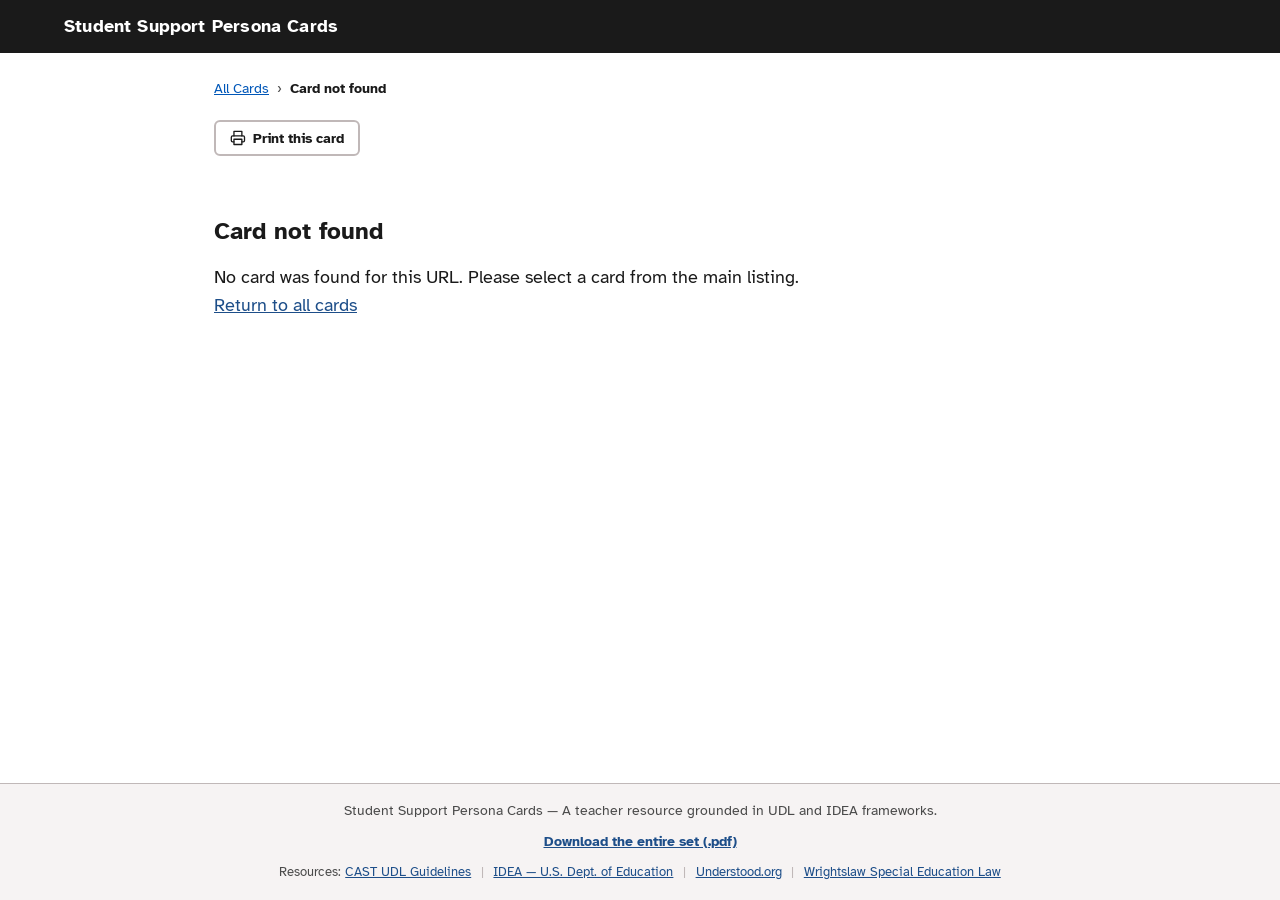
<file: card.html>
<!DOCTYPE html>
<html lang="en">
<head>
  <meta charset="UTF-8">
  <meta name="viewport" content="width=device-width, initial-scale=1.0">
  <title>Loading… — Student Support Persona Cards</title>
  <meta name="description" id="meta-description" content="Student Support Persona Cards — a teacher resource grounded in UDL and IDEA frameworks.">
  <link rel="stylesheet" href="css/style.css">
  <link rel="preconnect" href="https://fonts.googleapis.com">
  <link rel="preconnect" href="https://fonts.gstatic.com" crossorigin>
  <link href="https://fonts.googleapis.com/css2?family=Atkinson+Hyperlegible:ital,wght@0,400;0,700;1,400;1,700&display=swap" rel="stylesheet">
  <style>
    /* ── Base reset & tokens ── */
    *, *::before, *::after { box-sizing: border-box; margin: 0; padding: 0; }

    :root {
      --color-bg: #ffffff;
      --color-surface: #f6f3f3;
      --color-accent: #fffbed;
      --color-text: #1a1a1a;
      --color-muted: #4a4a4a;
      --color-border: #c0b8b8;
      --color-focus: #0057b8;
      --color-tab-elementary: #1a5276;
      --color-tab-middle: #145a32;
      --color-tab-high: #6e2f0c;
      --color-tab-selected-bg: #1a5276;
      --color-iep-bg: #fff8e1;
      --color-iep-border: #f9a825;
      --color-family-bg: #e8f5e9;
      --color-family-border: #2e7d32;
      --radius: 6px;
      --font-body: 'Atkinson Hyperlegible', sans-serif;
    }

    html { font-size: 100%; }

    body {
      font-family: var(--font-body);
      background: var(--color-bg);
      color: var(--color-text);
      line-height: 1.6;
      min-height: 100vh;
      display: flex;
      flex-direction: column;
    }

    /* ── Skip link ── */
    .skip-link {
      position: absolute;
      top: -100%;
      left: 0.5rem;
      background: var(--color-text);
      color: #fff;
      padding: 0.5rem 1rem;
      border-radius: 0 0 var(--radius) var(--radius);
      font-weight: 700;
      z-index: 9999;
      text-decoration: none;
    }
    .skip-link:focus { top: 0; }

    /* ── Focus style ── */
    :focus-visible {
      outline: 3px solid var(--color-focus);
      outline-offset: 2px;
    }

    /* ── Header ── */
    header[role="banner"] {
      background: var(--color-text);
      color: #fff;
      padding: 0.75rem 1.5rem;
    }
    .site-name {
      color: #fff;
      text-decoration: none;
      font-size: 1.1rem;
      font-weight: 700;
      letter-spacing: 0.01em;
    }
    .site-name:hover { text-decoration: underline; }
    .site-name:focus-visible { outline-color: #fff; }

    /* ── Main ── */
    main { flex: 1; padding: 1.5rem 1.5rem 3rem; max-width: 900px; width: 100%; margin: 0 auto; }

    /* ── Breadcrumb ── */
    .breadcrumb { margin-bottom: 1.25rem; font-size: 0.9rem; }
    .breadcrumb ol { list-style: none; display: flex; flex-wrap: wrap; gap: 0.25rem 0.5rem; align-items: center; }
    .breadcrumb li { display: flex; align-items: center; gap: 0.5rem; color: var(--color-muted); }
    .breadcrumb li + li::before { content: "›"; aria-hidden: true; color: var(--color-muted); }
    .breadcrumb a { color: var(--color-focus); text-decoration: underline; }
    .breadcrumb [aria-current="page"] { color: var(--color-text); font-weight: 700; }

    /* ── Print button ── */
    .print-btn {
      display: inline-flex;
      align-items: center;
      gap: 0.4rem;
      background: transparent;
      border: 2px solid var(--color-border);
      border-radius: var(--radius);
      padding: 0.45rem 0.9rem;
      font-family: var(--font-body);
      font-size: 0.9rem;
      font-weight: 700;
      cursor: pointer;
      margin-bottom: 1.5rem;
      color: var(--color-text);
    }
    .print-btn:hover { background: var(--color-surface); }
    .print-btn svg { width: 1.1em; height: 1.1em; flex-shrink: 0; }

    /* ── Loading / error state ── */
    #card-content .loading { padding: 2rem 0; color: var(--color-muted); }
    .error-message { padding: 2rem 0; }
    .error-message h1 { font-size: 1.5rem; margin-bottom: 0.75rem; }

    /* ── Card detail article ── */
    .card-detail__header {
      margin-bottom: 1.75rem;
      padding-bottom: 1.25rem;
      border-bottom: 2px solid var(--color-border);
    }
    .card-detail__category {
      display: inline-block;
      font-size: 0.8rem;
      font-weight: 700;
      text-transform: uppercase;
      letter-spacing: 0.08em;
      background: var(--color-text);
      color: #fff;
      padding: 0.2rem 0.65rem;
      border-radius: 999px;
      margin-bottom: 0.6rem;
    }
    .card-detail h1 {
      font-size: clamp(1.75rem, 4vw, 2.5rem);
      line-height: 1.15;
      margin-bottom: 0.6rem;
    }
    .card-detail__overview {
      font-size: 1.05rem;
      color: var(--color-muted);
      max-width: 68ch;
    }

    /* ── Tabs ── */
    .tabs-container { margin-top: 0; }

    .tab-list {
      display: flex;
      gap: 0.25rem;
      border-bottom: 3px solid var(--color-border);
      flex-wrap: wrap;
    }

    .tab {
      font-family: var(--font-body);
      font-size: 0.95rem;
      font-weight: 700;
      padding: 0.65rem 1.1rem;
      border: 2px solid transparent;
      border-bottom: none;
      border-radius: var(--radius) var(--radius) 0 0;
      cursor: pointer;
      background: var(--color-surface);
      color: var(--color-text);
      position: relative;
      bottom: -3px;
      transition: background 0.15s, color 0.15s;
    }
    .tab:hover:not([aria-selected="true"]) { background: #e0dada; }

    .tab[aria-selected="true"].tab--elementary { background: var(--color-tab-elementary); color: #fff; border-color: var(--color-tab-elementary); }
    .tab[aria-selected="true"].tab--middle     { background: var(--color-tab-middle);     color: #fff; border-color: var(--color-tab-middle); }
    .tab[aria-selected="true"].tab--high       { background: var(--color-tab-high);       color: #fff; border-color: var(--color-tab-high); }

    .tab--elementary { border-top: 4px solid var(--color-tab-elementary); }
    .tab--middle     { border-top: 4px solid var(--color-tab-middle); }
    .tab--high       { border-top: 4px solid var(--color-tab-high); }

    /* ── Tab panels ── */
    .tab-panel { padding: 1.5rem 0; }
    .tab-panel[hidden] { display: none; }

    /* ── Grade panel internals ── */
    .student-profile {
      background: var(--color-accent);
      border-left: 4px solid var(--color-text);
      padding: 1rem 1.25rem;
      margin-bottom: 1.5rem;
      border-radius: 0 var(--radius) var(--radius) 0;
      font-style: italic;
      font-size: 1rem;
    }

    .grade-section { margin-bottom: 1.5rem; }

    .grade-section h2 {
      font-size: 1.1rem;
      font-weight: 700;
      margin-bottom: 0.6rem;
      padding-bottom: 0.25rem;
      border-bottom: 1px solid var(--color-border);
      color: var(--color-text);
    }

    .grade-section ul {
      list-style: none;
      padding-left: 0;
    }
    .grade-section ul[role="list"] li {
      padding: 0.2rem 0 0.2rem 1.4rem;
      position: relative;
    }
    .grade-section ul[role="list"] li::before {
      content: "•";
      position: absolute;
      left: 0.4rem;
      color: var(--color-muted);
    }

    /* Strengths marker */
    .strengths-list li::before { content: "✦" !important; color: var(--color-tab-elementary) !important; }

    /* Pills */
    .pill-group { display: flex; flex-wrap: wrap; gap: 0.4rem; }
    .pill {
      display: inline-block;
      background: var(--color-surface);
      border: 1px solid var(--color-border);
      border-radius: 999px;
      padding: 0.25rem 0.75rem;
      font-size: 0.875rem;
      font-weight: 700;
      color: var(--color-text);
    }

    /* IEP box */
    .iep-box {
      background: var(--color-iep-bg);
      border: 2px solid var(--color-iep-border);
      border-radius: var(--radius);
      padding: 1rem 1.25rem;
    }
    .iep-box ul[role="list"] li::before { color: #b7860b !important; }

    /* Family tip callout */
    .family-callout {
      background: var(--color-family-bg);
      border: 2px solid var(--color-family-border);
      border-radius: var(--radius);
      padding: 1rem 1.25rem;
    }
    .family-callout .callout-label {
      font-size: 0.8rem;
      font-weight: 700;
      text-transform: uppercase;
      letter-spacing: 0.07em;
      color: var(--color-family-border);
      margin-bottom: 0.4rem;
    }
    .family-callout p { font-size: 0.975rem; }

    /* ── Print-all-grades (screen: hidden; print: shown) ── */
    .print-all-grades { display: none; }

    /* ── Visually hidden ── */
    .visually-hidden {
      position: absolute; width: 1px; height: 1px; padding: 0;
      margin: -1px; overflow: hidden; clip: rect(0,0,0,0);
      white-space: nowrap; border: 0;
    }

    /* ── Sources bar ── */
    .card-sources {
      margin-top: 2rem;
      padding: 0.75rem 1rem;
      background: var(--color-surface);
      border-top: 1px solid var(--color-border);
      border-radius: 0 0 var(--radius) var(--radius);
      font-size: 0.9rem;
      line-height: 1.6;
      color: var(--color-muted);
    }
    .sources-label {
      font-weight: 700;
      color: var(--color-text);
      display: block;
      margin-bottom: 0.25rem;
    }
    .sources-list {
      list-style: disc;
      padding-left: 1.25rem;
      margin: 0;
    }
    .sources-item { margin-bottom: 0.1rem; }
    .card-sources a {
      color: var(--color-focus);
      text-decoration: underline;
    }
    .card-sources a:hover { text-decoration: none; }
    /* URL portion hidden on screen — only shown on print */
    .sources-url-text { display: none; }

    /* Canonical URL shown only on print, below card title */
    .card-print-url { display: none; }

    /* ── Footer ── */
    footer[role="contentinfo"] {
      background: var(--color-surface);
      border-top: 1px solid var(--color-border);
      padding: 1rem 1.5rem;
      font-size: 0.85rem;
      color: var(--color-muted);
      text-align: center;
    }

    /* ── Footer download link ── */
    .footer-download {
      margin-top: 0.5rem;
      font-size: 0.9rem;
    }
    .footer-download a {
      color: var(--color-focus);
      text-decoration: underline;
      font-weight: 700;
    }
    .footer-download a:hover { text-decoration: none; }

    /* ── Footer sources ── */
    .footer-sources {
      margin-top: 0.5rem;
      font-size: 0.8rem;
      color: var(--color-muted);
      line-height: 1.8;
    }
    .footer-sources a {
      color: var(--color-focus);
      text-decoration: underline;
    }
    .footer-sources a:hover { text-decoration: none; }
    .footer-sources span[aria-hidden] {
      margin: 0 0.35rem;
      color: var(--color-border);
    }

    /* ── Print styles ── */
    @media print {
      .skip-link,
      .no-print,
      .tabs-container { display: none !important; }

      .print-all-grades { display: block !important; }

      header[role="banner"] { background: #fff; color: #000; border-bottom: 2px solid #000; }
      .site-name { color: #000; }

      main { padding: 0; max-width: 100%; }

      .card-detail__category { background: #000; color: #fff; }

      .print-grade-section { margin-bottom: 2rem; page-break-inside: avoid; }
      .print-grade-section h2.print-grade-heading {
        font-size: 1.25rem;
        border-bottom: 2px solid #000;
        padding-bottom: 0.25rem;
        margin-bottom: 0.75rem;
      }

      .student-profile { border-left-color: #000; }

      .iep-box { border-color: #000; background: #f9f9f9; }
      .family-callout { border-color: #000; background: #f9f9f9; }

      .pill { border: 1px solid #000; background: #f0f0f0; }

      footer[role="contentinfo"] { border-top: 1px solid #000; }

      .card-sources {
        background: none;
        border-top: 1pt solid #000;
        padding: 0.5rem 0;
        font-size: 9pt;
      }

      /* Show URL text on print */
      .sources-url-text {
        display: inline;
        color: #000;
        word-break: break-all;
      }

      .card-sources a {
        color: #000;
        text-decoration: none;
      }

      /* Show canonical URL below title on print */
      .card-print-url {
        display: block;
        font-size: 8pt;
        color: #555;
        margin-top: 0.15rem;
        margin-bottom: 0.5rem;
        word-break: break-all;
      }

      /* Hide footer download/sources on print */
      .footer-download,
      .footer-sources { display: none; }
    }
  </style>
</head>
<body>

  <a class="skip-link" href="#main-content">Skip to main content</a>

  <header role="banner">
    <div class="header-inner">
      <a class="site-name" href="index.html">Student Support Persona Cards</a>
    </div>
  </header>

  <main id="main-content">
    <nav class="breadcrumb" aria-label="Breadcrumb">
      <ol id="breadcrumb-list">
        <li><a href="index.html">All Cards</a></li>
        <li><span aria-current="page">Loading…</span></li>
      </ol>
    </nav>

    <button class="print-btn no-print" onclick="window.print()" type="button">
      <svg aria-hidden="true" focusable="false" viewBox="0 0 24 24" fill="none" stroke="currentColor" stroke-width="2" stroke-linecap="round" stroke-linejoin="round">
        <polyline points="6 9 6 2 18 2 18 9"/>
        <path d="M6 18H4a2 2 0 0 1-2-2v-5a2 2 0 0 1 2-2h16a2 2 0 0 1 2 2v5a2 2 0 0 1-2 2h-2"/>
        <rect x="6" y="14" width="12" height="8"/>
      </svg>
      Print this card
    </button>

    <div id="card-content">
      <p class="loading" role="status" aria-live="polite">Loading card…</p>
    </div>
  </main>

  <footer role="contentinfo">
    <div class="footer-inner">
      <p>Student Support Persona Cards &mdash; A teacher resource grounded in UDL and IDEA frameworks.</p>
      <p class="footer-download">
        <a href="docs/student-support-persona-cards.pdf">Download the entire set (.pdf)</a>
      </p>
      <p class="footer-sources">
        Resources:
        <a href="https://udlguidelines.cast.org/" target="_blank" rel="noopener noreferrer">CAST UDL Guidelines<span class="visually-hidden"> (opens in new tab)</span></a>
        <span aria-hidden="true">|</span>
        <a href="https://sites.ed.gov/idea/" target="_blank" rel="noopener noreferrer">IDEA — U.S. Dept. of Education<span class="visually-hidden"> (opens in new tab)</span></a>
        <span aria-hidden="true">|</span>
        <a href="https://www.understood.org/" target="_blank" rel="noopener noreferrer">Understood.org<span class="visually-hidden"> (opens in new tab)</span></a>
        <span aria-hidden="true">|</span>
        <a href="https://www.wrightslaw.com/" target="_blank" rel="noopener noreferrer">Wrightslaw Special Education Law<span class="visually-hidden"> (opens in new tab)</span></a>
      </p>
    </div>
  </footer>

  <script>
    (function () {
      'use strict';

      /* ── Helpers ── */

      function escapeHTML(str) {
        if (str == null) return '';
        return String(str)
          .replace(/&/g, '&amp;')
          .replace(/</g, '&lt;')
          .replace(/>/g, '&gt;')
          .replace(/"/g, '&quot;')
          .replace(/'/g, '&#39;');
      }

      function slugify(str) {
        return String(str)
          .toLowerCase()
          .replace(/&/g, 'and')          // & → and  (matches Python slugify)
          .replace(/[^a-z0-9]+/g, '-')   // everything else non-alphanumeric → -
          .replace(/^-|-$/g, '');        // trim leading/trailing hyphens
      }

      function buildList(items, extraClass) {
        if (!items || items.length === 0) return '';
        const cls = extraClass ? ' ' + extraClass : '';
        const lis = items.map(function (item) {
          return '<li>' + escapeHTML(item) + '</li>';
        }).join('');
        return '<ul role="list"' + (extraClass ? ' class="' + escapeHTML(extraClass) + '"' : '') + '>' + lis + '</ul>';
      }

      function buildSources(sources) {
        if (!sources || sources.length === 0) return '';
        var items = sources.map(function(s) {
          return '<li class="sources-item">'
            + '<a href="' + escapeHTML(s.url) + '" target="_blank" rel="noopener noreferrer">'
            + '<span class="sources-label-text">' + escapeHTML(s.label) + '</span>'
            + '<span class="sources-url-text" aria-hidden="true"> (' + escapeHTML(s.url) + ')</span>'
            + '<span class="visually-hidden"> (opens in new tab)</span>'
            + '</a>'
            + '</li>';
        }).join('');
        return '<div class="card-sources" aria-label="Reference sources">'
          + '<span class="sources-label">Resources:</span>'
          + '<ul role="list" class="sources-list">'
          + items
          + '</ul>'
          + '</div>';
      }

      function buildPills(items) {
        if (!items || items.length === 0) return '';
        const pills = items.map(function (item) {
          return '<span class="pill">' + escapeHTML(item) + '</span>';
        }).join('');
        return '<div class="pill-group">' + pills + '</div>';
      }

      function buildGradePanel(gradeData) {
        if (!gradeData) return '<p>No data available for this grade level.</p>';

        var html = '';

        /* Student profile */
        if (gradeData.studentProfile) {
          html += '<blockquote class="student-profile">' + escapeHTML(gradeData.studentProfile) + '</blockquote>';
        }

        /* What You Might Notice */
        if (gradeData.whatYouObserve && gradeData.whatYouObserve.length) {
          html += '<div class="grade-section">';
          html += '<h2>What You Might Notice</h2>';
          html += buildList(gradeData.whatYouObserve);
          html += '</div>';
        }

        /* Student Strengths */
        if (gradeData.strengths && gradeData.strengths.length) {
          html += '<div class="grade-section">';
          html += '<h2>Student Strengths</h2>';
          html += buildList(gradeData.strengths, 'strengths-list');
          html += '</div>';
        }

        /* Recommended Accommodations */
        if (gradeData.accommodations && gradeData.accommodations.length) {
          html += '<div class="grade-section">';
          html += '<h2>Recommended Accommodations</h2>';
          html += buildList(gradeData.accommodations);
          html += '</div>';
        }

        /* Assistive Technology */
        if (gradeData.assistiveTech && gradeData.assistiveTech.length) {
          html += '<div class="grade-section">';
          html += '<h2>Assistive Technology</h2>';
          html += buildPills(gradeData.assistiveTech);
          html += '</div>';
        }

        /* UDL Strategies */
        if (gradeData.udlStrategies && gradeData.udlStrategies.length) {
          html += '<div class="grade-section">';
          html += '<h2>UDL Strategies</h2>';
          html += buildList(gradeData.udlStrategies);
          html += '</div>';
        }

        /* IEP Considerations */
        if (gradeData.iepConsiderations && gradeData.iepConsiderations.length) {
          html += '<div class="grade-section">';
          html += '<h2>IEP Considerations</h2>';
          html += '<div class="iep-box">' + buildList(gradeData.iepConsiderations) + '</div>';
          html += '</div>';
        }

        /* Who to Collaborate With */
        if (gradeData.collaborators && gradeData.collaborators.length) {
          html += '<div class="grade-section">';
          html += '<h2>Who to Collaborate With</h2>';
          html += buildPills(gradeData.collaborators);
          html += '</div>';
        }

        /* Family Partnership Tip */
        if (gradeData.familyTip) {
          html += '<div class="grade-section">';
          html += '<h2>Family Partnership Tip</h2>';
          html += '<div class="family-callout">';
          html += '<div class="callout-label" aria-hidden="true">Tip for Families</div>';
          html += '<p>' + escapeHTML(gradeData.familyTip) + '</p>';
          html += '</div>';
          html += '</div>';
        }

        return html;
      }

      /* Build a print-only grade block with a visible heading */
      function buildPrintGradeBlock(label, gradeData) {
        var html = '<div class="print-grade-section">';
        html += '<h2 class="print-grade-heading">' + escapeHTML(label) + '</h2>';
        html += buildGradePanel(gradeData);
        html += '</div>';
        return html;
      }

      /* ── Render the full card ── */
      function renderCard(card) {
        var grades = card.grades || {};

        /* Build tab panels HTML */
        var panelElementary = buildGradePanel(grades.elementary);
        var panelMiddle     = buildGradePanel(grades.middle);
        var panelHigh       = buildGradePanel(grades.high);

        /* Build print-all-grades section */
        var printAll = '<div class="print-all-grades" aria-hidden="true">';
        printAll += buildPrintGradeBlock('Elementary (K–5)', grades.elementary);
        printAll += buildPrintGradeBlock('Middle School (6–8)', grades.middle);
        printAll += buildPrintGradeBlock('High School (9–12)', grades.high);
        printAll += '</div>';

        var html = '';
        html += '<article class="card-detail" aria-labelledby="card-heading">';

        /* Canonical slug URL for this card */
        var cardSlug = slugify(card.title);
        var canonicalUrl = 'https://fyvr.net/student-personas/' + cardSlug;

        /* Card header */
        html += '<header class="card-detail__header">';
        html += '<span class="card-detail__category">' + escapeHTML(card.category) + '</span>';
        html += '<h1 id="card-heading">' + escapeHTML(card.title) + '</h1>';
        html += '<p class="card-detail__overview">' + escapeHTML(card.overview) + '</p>';
        html += '<p class="card-print-url" aria-hidden="true">' + escapeHTML(canonicalUrl) + '</p>';
        html += '</header>';

        /* Tabs container */
        html += '<div class="tabs-container">';

        /* Tab list */
        html += '<div class="tab-list" role="tablist" aria-label="Grade level">';
        html += '<button role="tab" id="tab-elementary" aria-selected="true"  aria-controls="panel-elementary" class="tab tab--elementary" tabindex="0">Elementary (K–5)</button>';
        html += '<button role="tab" id="tab-middle"     aria-selected="false" aria-controls="panel-middle"     class="tab tab--middle"     tabindex="-1">Middle School (6–8)</button>';
        html += '<button role="tab" id="tab-high"       aria-selected="false" aria-controls="panel-high"       class="tab tab--high"       tabindex="-1">High School (9–12)</button>';
        html += '</div>';

        /* Panels */
        html += '<div role="tabpanel" id="panel-elementary" aria-labelledby="tab-elementary" class="tab-panel">' + panelElementary + '</div>';
        html += '<div role="tabpanel" id="panel-middle"     aria-labelledby="tab-middle"     class="tab-panel" hidden>' + panelMiddle + '</div>';
        html += '<div role="tabpanel" id="panel-high"       aria-labelledby="tab-high"       class="tab-panel" hidden>' + panelHigh + '</div>';

        html += '</div>'; /* /tabs-container */

        /* Sources */
        if (card.sources && card.sources.length) {
          html += buildSources(card.sources);
        }

        /* Print-only all-grades */
        html += printAll;

        html += '</article>';

        document.getElementById('card-content').innerHTML = html;

        /* Update document title */
        document.title = escapeHTML(card.title) + ' — Student Support Persona Cards';

        /* Update meta description */
        var metaDesc = document.getElementById('meta-description');
        if (metaDesc) {
          metaDesc.setAttribute('content', card.overview ? card.overview.substring(0, 160) : 'Student Support Persona Cards — a teacher resource.');
        }

        /* Update breadcrumb */
        var catSlug  = slugify(card.category);
        var breadcrumb = document.getElementById('breadcrumb-list');
        if (breadcrumb) {
          breadcrumb.innerHTML =
            '<li><a href="index.html">All Cards</a></li>' +
            '<li><a href="index.html#cat-' + escapeHTML(catSlug) + '">' + escapeHTML(card.category) + '</a></li>' +
            '<li><span aria-current="page">' + escapeHTML(card.title) + '</span></li>';
        }

        /* Attach tab keyboard behaviour */
        initTabs();
      }

      /* ── ARIA tabs keyboard interaction ── */
      function initTabs() {
        var tabList = document.querySelector('[role="tablist"]');
        if (!tabList) return;
        var tabs = Array.from(tabList.querySelectorAll('[role="tab"]'));

        function activateTab(tab) {
          /* Deactivate all */
          tabs.forEach(function (t) {
            t.setAttribute('aria-selected', 'false');
            t.setAttribute('tabindex', '-1');
            var panelId = t.getAttribute('aria-controls');
            var panel = document.getElementById(panelId);
            if (panel) panel.hidden = true;
          });

          /* Activate chosen tab */
          tab.setAttribute('aria-selected', 'true');
          tab.setAttribute('tabindex', '0');
          var activePanelId = tab.getAttribute('aria-controls');
          var activePanel = document.getElementById(activePanelId);
          if (activePanel) activePanel.hidden = false;
        }

        tabList.addEventListener('click', function (e) {
          var target = e.target.closest('[role="tab"]');
          if (!target) return;
          activateTab(target);
          target.focus();
        });

        tabList.addEventListener('keydown', function (e) {
          var currentIndex = tabs.indexOf(document.activeElement);
          if (currentIndex === -1) return;

          var newIndex;
          if (e.key === 'ArrowRight') {
            newIndex = (currentIndex + 1) % tabs.length;
          } else if (e.key === 'ArrowLeft') {
            newIndex = (currentIndex - 1 + tabs.length) % tabs.length;
          } else if (e.key === 'Home') {
            newIndex = 0;
          } else if (e.key === 'End') {
            newIndex = tabs.length - 1;
          } else {
            return; /* let other keys fall through */
          }

          e.preventDefault();
          activateTab(tabs[newIndex]);
          tabs[newIndex].focus();
        });
      }

      /* ── Show a friendly error ── */
      function renderError(message) {
        document.getElementById('card-content').innerHTML =
          '<div class="error-message">' +
          '<h1>Card not found</h1>' +
          '<p>' + escapeHTML(message) + '</p>' +
          '<p><a href="index.html">Return to all cards</a></p>' +
          '</div>';
        document.title = 'Card not found — Student Support Persona Cards';

        /* Reset breadcrumb */
        var breadcrumb = document.getElementById('breadcrumb-list');
        if (breadcrumb) {
          breadcrumb.innerHTML =
            '<li><a href="index.html">All Cards</a></li>' +
            '<li><span aria-current="page">Card not found</span></li>';
        }
      }

      /* ── Entry point ── */
      // Support two URL forms:
      //   1. card.html?id=N          — direct query string (local dev, old links)
      //   2. /student-personas/slug  — Apache rewrite keeps slug in pathname,
      //                                ?id=N is passed internally but browser shows slug
      var params   = new URLSearchParams(window.location.search);
      var rawId    = params.get('id');

      // Extract slug from the last path segment (e.g. “/student-personas/dyslexia” → “dyslexia”)
      var pathSlug = window.location.pathname.split('/').filter(Boolean).pop() || '';
      // Ignore non-slug path segments (card.html itself)
      if (pathSlug === 'card.html') pathSlug = '';

      fetch('data/cards.json?v=3')
        .then(function (response) {
          if (!response.ok) {
            throw new Error('Could not load card data (HTTP ' + response.status + ').');
          }
          return response.json();
        })
        .then(function (cards) {
          var card = null;

          // Try ?id=N first
          if (rawId) {
            var cardId = parseInt(rawId, 10);
            if (!isNaN(cardId)) {
              for (var i = 0; i < cards.length; i++) {
                if (cards[i].id === cardId) { card = cards[i]; break; }
              }
            }
          }

          // Fall back to slug match against card titles
          if (!card && pathSlug) {
            for (var j = 0; j < cards.length; j++) {
              if (slugify(cards[j].title) === pathSlug) { card = cards[j]; break; }
            }
          }

          if (!card) {
            renderError('No card was found for this URL. Please select a card from the main listing.');
            return;
          }
          renderCard(card);
        })
        .catch(function (err) {
          renderError('There was a problem loading the card data. Please try again or return to the main listing. (' + (err.message || err) + ')');
        });

    }());
  </script>
</body>
</html>
</file>
<file: css/style.css>
/* ============================================================
   Student Support Persona Cards — Main Stylesheet
   K-12 Teacher-Facing Web App
   WCAG 2.2 AA Compliant
   Font: Atkinson Hyperlegible (Google Fonts)
   ============================================================ */

/* ------------------------------------------------------------
   1. Google Fonts Import
   ------------------------------------------------------------ */
@import url('https://fonts.googleapis.com/css2?family=Atkinson+Hyperlegible:ital,wght@0,400;0,700;1,400;1,700&display=swap');

/* ------------------------------------------------------------
   2. Reset & Base
   ------------------------------------------------------------ */
*,
*::before,
*::after {
  box-sizing: border-box;
  margin: 0;
  padding: 0;
}

html {
  scroll-behavior: smooth;
  font-size: 100%; /* 16px base for rem calculations */
}

body {
  font-family: 'Atkinson Hyperlegible', sans-serif;
  font-size: 1.125rem;       /* 18px */
  line-height: 1.65;
  color: #1a1a1a;
  background-color: #ffffff;
  -webkit-font-smoothing: antialiased;
  -moz-osx-font-smoothing: grayscale;
}

/* Remove default list styles where semantic role is maintained separately */
ul,
ol {
  list-style: none;
}

img,
svg {
  display: block;
  max-width: 100%;
}

a {
  color: #1d4e89;
  text-decoration: underline;
}

a:hover {
  text-decoration: none;
}

/* ------------------------------------------------------------
   3. Visually Hidden Utility
   ------------------------------------------------------------ */
.visually-hidden,
.sr-only {
  position: absolute;
  width: 1px;
  height: 1px;
  padding: 0;
  margin: -1px;
  overflow: hidden;
  clip: rect(0, 0, 0, 0);
  white-space: nowrap;
  border: 0;
}

/* ------------------------------------------------------------
   4. Skip Link
   ------------------------------------------------------------ */
.skip-link {
  position: absolute;
  top: -100%;
  left: 0;
  z-index: 9999;
  padding: 0.75rem 1.25rem;
  background-color: #1d4e89;
  color: #ffffff;
  font-size: 1rem;
  font-weight: 700;
  text-decoration: none;
  border-bottom-right-radius: 6px;
  transition: top 0.15s ease;
}

.skip-link:focus {
  top: 0;
  outline: 3px solid #ffffff;
  outline-offset: 2px;
}

/* ------------------------------------------------------------
   5. Focus Styles
   ------------------------------------------------------------ */
:focus-visible {
  outline: 3px solid #1d4e89;
  outline-offset: 3px;
  border-radius: 2px;
}

/* Remove outline for mouse users where :focus-visible is supported */
:focus:not(:focus-visible) {
  outline: none;
}

/* ------------------------------------------------------------
   6. Site Header
   ------------------------------------------------------------ */
.site-header,
header[role="banner"] {
  background-color: #1d4e89;
  color: #ffffff;
  padding: 1.5rem 0;
}

.site-header__inner {
  max-width: 75rem;
  margin: 0 auto;
  padding: 0 1.5rem;
}

.site-header__app-name,
.site-name {
  font-size: 1.625rem;  /* ~26px */
  font-weight: 700;
  letter-spacing: -0.01em;
  margin-bottom: 0.2rem;
  line-height: 1.25;
}

/* site-name as a link (card.html header) */
a.site-name {
  color: #ffffff;
  text-decoration: none;
  display: inline-block;
}

a.site-name:hover {
  text-decoration: underline;
  opacity: 0.9;
}

a.site-name:focus-visible {
  outline: 3px solid #ffffff;
  outline-offset: 3px;
}

.site-header__tagline,
.site-tagline {
  font-size: 1rem;
  font-weight: 400;
  opacity: 0.9;
  line-height: 1.4;
}

/* Header links (if any) */
.site-header a {
  color: #ffffff;
  text-decoration: underline;
}

.site-header a:hover {
  text-decoration: none;
  opacity: 0.85;
}

.site-header a:focus-visible {
  outline: 3px solid #ffffff;
  outline-offset: 3px;
}

/* ------------------------------------------------------------
   7. Main Layout
   ------------------------------------------------------------ */
.site-main,
main {
  max-width: 75rem;
  margin: 0 auto;
  padding: 2rem 1.5rem;
}

/* Inner wrappers constrain content width inside full-bleed header/footer */
.header-inner,
.footer-inner {
  max-width: 75rem;
  margin: 0 auto;
  padding: 0 1.5rem;
}

/* ------------------------------------------------------------
   8. Site Footer
   ------------------------------------------------------------ */
.site-footer,
footer[role="contentinfo"] {
  background-color: #f1f5f9;
  border-top: 1px solid #cbd5e1;
  padding: 1.5rem 0;
  margin-top: 3rem;
  text-align: center;
}

.site-footer p,
.site-footer small {
  font-size: 0.9rem;
  color: #4a5568;   /* #4a5568 on #f1f5f9 — contrast ~5.7:1, passes AA */
  line-height: 1.5;
}

.site-footer a,
footer[role="contentinfo"] a {
  color: #1d4e89;
}

.footer-download {
  margin-top: 0.75rem;
  font-size: 0.95rem;
}

.footer-download a {
  color: #1d4e89;
  text-decoration: underline;
  font-weight: 700;
}

.footer-download a:hover {
  text-decoration: none;
}

.footer-sources {
  margin-top: 0.5rem;
  font-size: 0.85rem;
  color: #4a5568;
  line-height: 1.8;
}

.footer-sources a {
  color: #1d4e89;
  text-decoration: underline;
}

.footer-sources a:hover {
  text-decoration: none;
}

.footer-sources span[aria-hidden] {
  margin: 0 0.4rem;
  color: #cbd5e1;
}

/* ------------------------------------------------------------
   9. Page Intro Box
   ------------------------------------------------------------ */
.page-intro,
.intro-section {
  background-color: #f0f7ff;
  border-left: 4px solid #1d4e89;
  border-radius: 0 6px 6px 0;
  padding: 1.25rem 1.5rem;
  margin-bottom: 2rem;
  font-size: 1rem;
  line-height: 1.65;
  color: #1a1a1a;
}

.page-intro p + p,
.intro-section p + p {
  margin-top: 0.75rem;
}

/* ------------------------------------------------------------
   9b. Grade Filter Bar
   ------------------------------------------------------------ */
.filter-section {
  margin-bottom: 2rem;
}

.filter-bar {
  display: flex;
  flex-wrap: wrap;
  gap: 0.5rem;
}

.filter-btn {
  appearance: none;
  font-family: 'Atkinson Hyperlegible', sans-serif;
  font-size: 0.9375rem;
  font-weight: 700;
  padding: 0.5rem 1.1rem;
  min-height: 44px;
  border: 2px solid #1d4e89;
  border-radius: 999px;
  background-color: #ffffff;
  color: #1d4e89;
  cursor: pointer;
  transition: background-color 0.15s ease, color 0.15s ease;
  line-height: 1.3;
}

.filter-btn:hover {
  background-color: #e8f4f8;
}

.filter-btn[aria-pressed="true"] {
  background-color: #1d4e89;
  color: #ffffff;
}

.filter-btn:focus-visible {
  outline: 3px solid #1d4e89;
  outline-offset: 3px;
}

/* ------------------------------------------------------------
   10. Category Sections
   ------------------------------------------------------------ */
.category-section {
  margin-bottom: 3rem;
}

/* Matches both generated class names */
.category-section__heading,
.category-heading {
  font-size: 1.375rem;  /* ~22px */
  font-weight: 700;
  color: #1a1a1a;
  display: flex;
  align-items: center;
  gap: 0.75rem;
  margin-bottom: 1.25rem;
  padding-bottom: 0.5rem;
  border-bottom: 2px solid #e2e8f0;
}

.category-section__heading::before,
.category-heading::before {
  content: '';
  display: inline-block;
  width: 6px;
  height: 1.4em;
  background-color: #1d4e89;
  border-radius: 3px;
  flex-shrink: 0;
  align-self: center;
}

/* ------------------------------------------------------------
   11. Cards Grid
   ------------------------------------------------------------ */
.cards-grid {
  display: grid;
  grid-template-columns: repeat(auto-fill, minmax(16rem, 1fr));
  gap: 1.25rem;
}

/* ------------------------------------------------------------
   12. Card Preview (Index Page)
   ------------------------------------------------------------ */

/* The list item is the positioning parent for the stretched link */
.cards-grid li {
  position: relative;
  display: flex;
}

.card-preview {
  display: flex;
  flex-direction: column;
  width: 100%;
  border: 2px solid #cbd5e1;
  border-radius: 8px;
  background-color: #ffffff;
  overflow: visible; /* allow outline to show outside border-radius */
  transition: border-color 0.15s ease;
}

/* Outline on hover — entire card */
.card-preview:hover {
  border-color: #1d4e89;
}

/* Outline on focus — entire card gets the ring when link is focused */
.card-preview:has(.view-card-link:focus-visible) {
  outline: 3px solid #1d4e89;
  outline-offset: 2px;
  border-color: #1d4e89;
}

/* Card header — matches actual HTML class names */
.card-preview .card-header {
  padding: 1rem 1rem 0.75rem;
  display: flex;
  flex-direction: column;
  gap: 0.5rem;
}

.card-preview .card-title {
  font-size: 1.0625rem;  /* ~17px */
  font-weight: 700;
  color: #1a1a1a;
  line-height: 1.3;
  margin: 0;
}

/* Grade pills inside cards — match actual HTML classes */
.card-preview .grade-pills {
  display: flex;
  flex-wrap: wrap;
  gap: 0.35rem;
}

.grade-pill.grade-elementary {
  background-color: #e8f5e9;
  color: #1b5e20;
  border-color: #a5d6a7;
}

.grade-pill.grade-middle {
  background-color: #fff8e1;
  color: #6d4c00;
  border-color: #ffe082;
}

.grade-pill.grade-high {
  background-color: #fce4ec;
  color: #880e3f;
  border-color: #f48fb1;
}

/* Card body */
.card-preview .card-body {
  padding: 0 1rem 0.75rem;
  flex: 1;
  font-size: 0.9375rem;  /* ~15px */
  color: #3d4852;
  line-height: 1.55;
}

/* Card footer */
.card-preview .card-footer {
  padding: 0.75rem 1rem;
  border-top: 1px solid #e9eef4;
  display: flex;
  align-items: center;
  justify-content: flex-end;
}

/* View card link — stretched to cover the full card */
.view-card-link {
  display: inline-flex;
  align-items: center;
  padding: 0.45rem 1rem;
  background-color: #1d4e89;
  color: #ffffff;
  font-size: 0.9rem;
  font-weight: 700;
  text-decoration: none;
  border-radius: 4px;
  min-height: 44px;
  transition: background-color 0.15s ease;
  /* Stretch the link to cover the whole card */
  position: static;
}

/* Stretch the link touch area across the whole card via pseudo-element */
.view-card-link::after {
  content: '';
  position: absolute;
  inset: 0;
  border-radius: 8px;
}

.view-card-link:hover {
  background-color: #163d6e;
  text-decoration: none;
}

/* Suppress the default focus ring on the link itself — the card gets it instead */
.view-card-link:focus-visible {
  outline: none;
}

/* ------------------------------------------------------------
   13. Category Badge
   ------------------------------------------------------------ */
.category-badge {
  display: inline-block;
  padding: 0.2em 0.65em;
  background-color: #e8f4f8;
  border: 1px solid #1d4e89;
  color: #1d4e89;   /* #1d4e89 on #e8f4f8 — contrast ~5.1:1, passes AA */
  font-size: 0.775rem;
  font-weight: 700;
  letter-spacing: 0.04em;
  text-transform: uppercase;
  border-radius: 4px;
  white-space: nowrap;
  line-height: 1.4;
}

/* ------------------------------------------------------------
   14. Grade Band Pills
   ------------------------------------------------------------ */
.grade-pill {
  display: inline-block;
  padding: 0.15em 0.6em;
  font-size: 0.775rem;
  font-weight: 700;
  border-radius: 999px;
  white-space: nowrap;
  line-height: 1.5;
  border: 1px solid transparent;
}

.grade-pill--elementary {
  background-color: #e8f5e9;
  color: #1b5e20;  /* dark green — contrast ~9.2:1 on #e8f5e9 */
  border-color: #a5d6a7;
}

.grade-pill--middle {
  background-color: #fff8e1;
  color: #6d4c00;  /* dark amber — contrast ~6.8:1 on #fff8e1 */
  border-color: #ffe082;
}

.grade-pill--high {
  background-color: #fce4ec;
  color: #880e3f;  /* dark rose — contrast ~7.1:1 on #fce4ec */
  border-color: #f48fb1;
}

/* ------------------------------------------------------------
   15. Breadcrumb
   ------------------------------------------------------------ */
.breadcrumb {
  margin-bottom: 1.5rem;
}

.breadcrumb__list {
  display: flex;
  flex-wrap: wrap;
  align-items: center;
  gap: 0;
  list-style: none;
  padding: 0;
  margin: 0;
  font-size: 0.9rem;
}

.breadcrumb__item {
  display: flex;
  align-items: center;
  color: #4a5568;
}

.breadcrumb__item + .breadcrumb__item::before {
  content: '›';
  margin: 0 0.4em;
  color: #8896a5;
  font-size: 1em;
  aria-hidden: true;
}

.breadcrumb__item a {
  color: #1d4e89;
  text-decoration: underline;
}

.breadcrumb__item a:hover {
  text-decoration: none;
}

.breadcrumb__item[aria-current="page"] {
  color: #1a1a1a;
  font-weight: 700;
}

/* ------------------------------------------------------------
   16. Grade Tabs
   ------------------------------------------------------------ */
.grade-tabs {
  margin-top: 2rem;
}

/* Tab list */
.grade-tabs__list {
  display: flex;
  flex-wrap: wrap;
  gap: 0;
  margin: 0;
  padding: 0;
  list-style: none;
  border-bottom: 2px solid #1d4e89;
}

/* Tab buttons */
.grade-tabs__tab {
  appearance: none;
  background: none;
  cursor: pointer;
  padding: 0.65rem 1.25rem;
  font-family: 'Atkinson Hyperlegible', sans-serif;
  font-size: 1rem;
  font-weight: 700;
  line-height: 1.3;
  border: 1px solid #cbd5e1;
  border-bottom: none;
  border-radius: 6px 6px 0 0;
  margin-bottom: -2px;
  min-height: 44px;  /* touch target */
  transition: background-color 0.15s ease, color 0.15s ease;

  /* Inactive state */
  background-color: #f1f5f9;
  color: #1a1a1a;  /* #1a1a1a on #f1f5f9 — contrast ~16:1 */
}

.grade-tabs__tab:hover:not([aria-selected="true"]) {
  background-color: #e2e8f0;
}

/* Active tab */
.grade-tabs__tab[aria-selected="true"] {
  background-color: #1d4e89;
  color: #ffffff;  /* #fff on #1d4e89 — contrast ~7.2:1 */
  border-color: #1d4e89;
  border-bottom-color: #1d4e89; /* merges with bottom border */
}

.grade-tabs__tab:focus-visible {
  outline: 3px solid #1d4e89;
  outline-offset: 2px;
  z-index: 1;
  position: relative;
}

.grade-tabs__tab[aria-selected="true"]:focus-visible {
  outline: 3px solid #ffffff;
  outline-offset: 2px;
}

/* Tab panels */
.grade-tabs__panel {
  padding: 1.75rem 0 0;
}

.grade-tabs__panel[hidden] {
  display: none;
}

/* Panel heading (visually distinct grade level label) */
.grade-tabs__panel-heading {
  font-size: 1.125rem;
  font-weight: 700;
  color: #1d4e89;
  margin-bottom: 1.25rem;
  padding-bottom: 0.4rem;
  border-bottom: 2px solid #e2e8f0;
}

/* ------------------------------------------------------------
   17. Card Detail Page
   ------------------------------------------------------------ */
.card-detail {
  max-width: 52rem;
}

.card-detail__header {
  margin-bottom: 1.75rem;
  padding-bottom: 1.25rem;
  border-bottom: 2px solid #e2e8f0;
}

.card-detail__meta {
  display: flex;
  flex-wrap: wrap;
  align-items: center;
  gap: 0.6rem;
  margin-bottom: 0.75rem;
}

.card-detail__title {
  font-size: 1.875rem;  /* ~30px */
  font-weight: 700;
  color: #1a1a1a;
  line-height: 1.2;
  margin-bottom: 0.75rem;
}

.card-detail__overview {
  font-size: 1.0625rem;
  line-height: 1.7;
  color: #2d3748;  /* #2d3748 on #fff — contrast ~10.5:1 */
}

/* ------------------------------------------------------------
   18. Info Sections (inside tab panels)
   ------------------------------------------------------------ */
.info-section {
  margin-bottom: 1.75rem;
}

/* Section label — bold uppercase bar */
.info-section__label {
  display: inline-block;
  background-color: #1d4e89;
  color: #ffffff;  /* contrast 7.2:1 */
  font-size: 0.75rem;
  font-weight: 700;
  letter-spacing: 0.07em;
  text-transform: uppercase;
  padding: 0.3em 0.75em;
  border-radius: 3px;
  margin-bottom: 0.75rem;
  line-height: 1.4;
}

/* Generic content wrapper */
.info-section__content {
  font-size: 1rem;
  line-height: 1.65;
  color: #1a1a1a;
}

/* Bulleted list — default (What You'll Observe, Accommodations) */
.info-section__list {
  list-style: disc;
  padding-left: 1.5rem;
  margin: 0;
}

.info-section__list li + li {
  margin-top: 0.4rem;
}

/* Strengths list — ✦ custom marker */
.info-section__list--strengths {
  list-style: none;
  padding-left: 0;
}

.info-section__list--strengths li {
  padding-left: 1.75rem;
  position: relative;
}

.info-section__list--strengths li::before {
  content: '✦';
  position: absolute;
  left: 0;
  top: 0;
  color: #1d4e89;
  font-size: 0.85em;
  line-height: 1.75;
}

.info-section__list--strengths li + li {
  margin-top: 0.4rem;
}

/* Assistive Technology — pill tags */
.info-section__tags {
  display: flex;
  flex-wrap: wrap;
  gap: 0.5rem;
  padding: 0;
  list-style: none;
}

.info-section__tag {
  display: inline-block;
  padding: 0.3em 0.85em;
  background-color: #e8f4f8;
  border: 1px solid #1d4e89;
  color: #1d4e89;  /* contrast ~5.1:1 on #e8f4f8 */
  font-size: 0.875rem;
  font-weight: 700;
  border-radius: 999px;
  line-height: 1.5;
}

/* UDL Strategies — 3-column grid */
.info-section__udl-grid {
  display: grid;
  grid-template-columns: repeat(3, 1fr);
  gap: 1rem;
  margin: 0;
  padding: 0;
  list-style: none;
}

.info-section__udl-item {
  background-color: #f0f7ff;
  border: 1px solid #b3d4f5;
  border-radius: 6px;
  padding: 0.85rem 1rem;
  font-size: 0.9375rem;
  line-height: 1.55;
  color: #1a1a1a;
}

/* IEP Considerations — highlighted box */
.info-section__iep-box {
  background-color: #fffde7;
  border-left: 4px solid #f9a825;
  border-radius: 0 6px 6px 0;
  padding: 1rem 1.25rem;
  font-size: 1rem;
  line-height: 1.65;
  color: #1a1a1a;
}

.info-section__iep-box p + p {
  margin-top: 0.6rem;
}

/* Collaborators — inline pill tags */
.info-section__collaborators {
  display: flex;
  flex-wrap: wrap;
  gap: 0.5rem;
  padding: 0;
  list-style: none;
}

.info-section__collaborator-tag {
  display: inline-block;
  padding: 0.25em 0.8em;
  background-color: #f1f5f9;
  border: 1px solid #cbd5e1;
  color: #2d3748;  /* contrast ~8.1:1 on #f1f5f9 */
  font-size: 0.875rem;
  font-weight: 700;
  border-radius: 999px;
  line-height: 1.5;
}

/* Family Partnership — callout box */
.info-section__family-callout {
  background-color: #f0f7ff;
  border: 1px solid #b3d4f5;
  border-radius: 6px;
  padding: 1rem 1.25rem;
  font-size: 1rem;
  line-height: 1.65;
  color: #1a1a1a;
}

.info-section__family-callout p + p {
  margin-top: 0.6rem;
}

/* Callout icon/label row */
.info-section__family-callout__label {
  font-size: 0.85rem;
  font-weight: 700;
  letter-spacing: 0.05em;
  text-transform: uppercase;
  color: #1d4e89;
  margin-bottom: 0.5rem;
  display: block;
}

/* ------------------------------------------------------------
   19. Print Button
   ------------------------------------------------------------ */
.print-button {
  display: inline-flex;
  align-items: center;
  gap: 0.4em;
  padding: 0.6rem 1.25rem;
  background-color: #1d4e89;
  color: #ffffff;
  font-family: 'Atkinson Hyperlegible', sans-serif;
  font-size: 1rem;
  font-weight: 700;
  border: none;
  border-radius: 6px;
  cursor: pointer;
  min-height: 44px;
  text-decoration: none;
  transition: background-color 0.15s ease;
  margin-bottom: 1.5rem;
}

.print-button:hover {
  background-color: #163d6e;
  text-decoration: none;
}

.print-button:focus-visible {
  outline: 3px solid #1d4e89;
  outline-offset: 3px;
}

/* ------------------------------------------------------------
   20. No-Print Utility Class
   ------------------------------------------------------------ */
.no-print {
  /* Visible on screen — hidden by @media print below */
}

/* ------------------------------------------------------------
   21. Responsive — Single Column Below 40rem
   ------------------------------------------------------------ */
@media (max-width: 40rem) {
  body {
    font-size: 1rem;
  }

  .cards-grid {
    grid-template-columns: 1fr;
  }

  .grade-tabs__list {
    flex-direction: column;
    border-bottom: none;
    gap: 0.25rem;
  }

  .grade-tabs__tab {
    border-radius: 6px;
    border: 1px solid #cbd5e1;
    width: 100%;
    text-align: left;
    margin-bottom: 0;
  }

  .grade-tabs__tab[aria-selected="true"] {
    border-radius: 6px;
  }

  .card-detail__title {
    font-size: 1.5rem;
  }

  .info-section__udl-grid {
    grid-template-columns: 1fr;
  }

  .site-header__app-name {
    font-size: 1.375rem;
  }
}

@media (max-width: 56rem) {
  .info-section__udl-grid {
    grid-template-columns: repeat(2, 1fr);
  }
}

/* ------------------------------------------------------------
   22. Print Styles
   ------------------------------------------------------------ */
@media print {

  /* --- Page setup --- */
  @page {
    size: letter portrait;
    margin: 1in;
  }

  /* --- Reset for print --- */
  *,
  *::before,
  *::after {
    box-shadow: none !important;
    text-shadow: none !important;
  }

  body {
    font-family: 'Atkinson Hyperlegible', sans-serif;
    font-size: 11pt;
    line-height: 1.5;
    color: #000000;
    background: #ffffff;
  }

  /* --- Hide non-content elements --- */
  .site-header,
  .site-footer,
  nav,
  .breadcrumb,
  .grade-tabs__list,
  .print-button,
  .no-print,
  .card-preview__footer,
  .skip-link {
    display: none !important;
  }

  /* --- Show all tab panels for print --- */
  .grade-tabs__panel[hidden],
  .grade-tabs__panel {
    display: block !important;
    visibility: visible !important;
    padding-top: 0;
    hidden: false;
  }

  /* Override hidden attribute */
  [hidden].grade-tabs__panel {
    display: block !important;
  }

  /* --- Page intro box --- */
  .page-intro {
    border: 1px solid #000000;
    background: none;
    padding: 0.5rem 0.75rem;
    margin-bottom: 1rem;
  }

  /* --- Card detail header --- */
  .card-detail {
    max-width: none;
  }

  .card-detail__title {
    font-size: 14pt;
    font-weight: 700;
    color: #000000;
    margin-bottom: 0.25rem;
  }

  .card-detail__meta {
    margin-bottom: 0.5rem;
  }

  .card-detail__overview {
    font-size: 11pt;
    color: #000000;
    margin-bottom: 1rem;
  }

  .card-detail__header {
    border-bottom: 2pt solid #000000;
    margin-bottom: 1rem;
    padding-bottom: 0.5rem;
  }

  /* --- Category badge and pills for print --- */
  .category-badge {
    border: 1pt solid #000000;
    background: none;
    color: #000000;
    font-size: 8pt;
    padding: 0.1em 0.4em;
  }

  .grade-pill {
    border: 1pt solid #000000;
    background: none;
    color: #000000;
    font-size: 8pt;
    padding: 0.1em 0.4em;
  }

  /* --- Grade tabs container (print: no tab UI) --- */
  .grade-tabs {
    margin-top: 0.75rem;
  }

  /* --- Grade level section print headers --- */
  .grade-tabs__panel-heading {
    font-size: 12pt;
    font-weight: 700;
    color: #000000;
    border-bottom: 1pt solid #000000;
    padding-bottom: 0.25rem;
    margin-bottom: 0.75rem;
    margin-top: 0.5rem;
    border-color: #000000;
  }

  /* --- Ruled divider between grade sections --- */
  .grade-tabs__panel + .grade-tabs__panel {
    border-top: 2pt solid #000000;
    padding-top: 0.75rem;
    margin-top: 1rem;
    page-break-before: avoid;
  }

  /* Try to avoid widows/orphans across grade sections */
  .grade-tabs__panel {
    page-break-inside: avoid;
    orphans: 3;
    widows: 3;
  }

  /* Page break BETWEEN grade level sections if they don't fit */
  .grade-tabs__panel:nth-child(2) {
    page-break-before: auto;
  }

  /* --- Info sections --- */
  .info-section {
    margin-bottom: 0.75rem;
  }

  .info-section__label {
    background: none;
    color: #000000;
    border: none;
    padding: 0;
    font-size: 7.5pt;
    letter-spacing: 0.06em;
    text-transform: uppercase;
    font-weight: 700;
    display: block;
    margin-bottom: 0.3rem;
  }

  .info-section__content {
    font-size: 10pt;
    color: #000000;
  }

  .info-section__list {
    list-style: disc;
    padding-left: 1rem;
  }

  .info-section__list--strengths li::before {
    color: #000000;
  }

  .info-section__tag {
    background: none;
    border: 1pt solid #000000;
    color: #000000;
    font-size: 8.5pt;
    border-radius: 3px;
  }

  .info-section__udl-grid {
    grid-template-columns: 1fr;
    gap: 0.4rem;
  }

  .info-section__udl-item {
    background: none;
    border: 1pt solid #888888;
    padding: 0.4rem 0.5rem;
    font-size: 10pt;
  }

  .info-section__iep-box {
    background: none;
    border-left: 3pt solid #000000;
    border-radius: 0;
    padding: 0.4rem 0.75rem;
    font-size: 10pt;
  }

  .info-section__collaborator-tag {
    background: none;
    border: 1pt solid #000000;
    color: #000000;
    font-size: 8.5pt;
    border-radius: 3px;
  }

  .info-section__family-callout {
    background: none;
    border: 1pt solid #888888;
    padding: 0.4rem 0.75rem;
    font-size: 10pt;
  }

  .info-section__family-callout__label {
    color: #000000;
    font-size: 8pt;
  }

  /* --- Headings in print --- */
  h1 {
    font-size: 14pt;
  }

  h2 {
    font-size: 12pt;
  }

  h3 {
    font-size: 11pt;
  }

  /* --- Links in print --- */
  a[href]::after {
    content: none; /* suppress URL printing */
  }

  /* --- Main area full-width in print --- */
  .site-main {
    max-width: none;
    padding: 0;
  }

  /* --- Card detail max-width reset --- */
  .card-detail {
    max-width: none;
  }

}
/* End of stylesheet */
</file>
